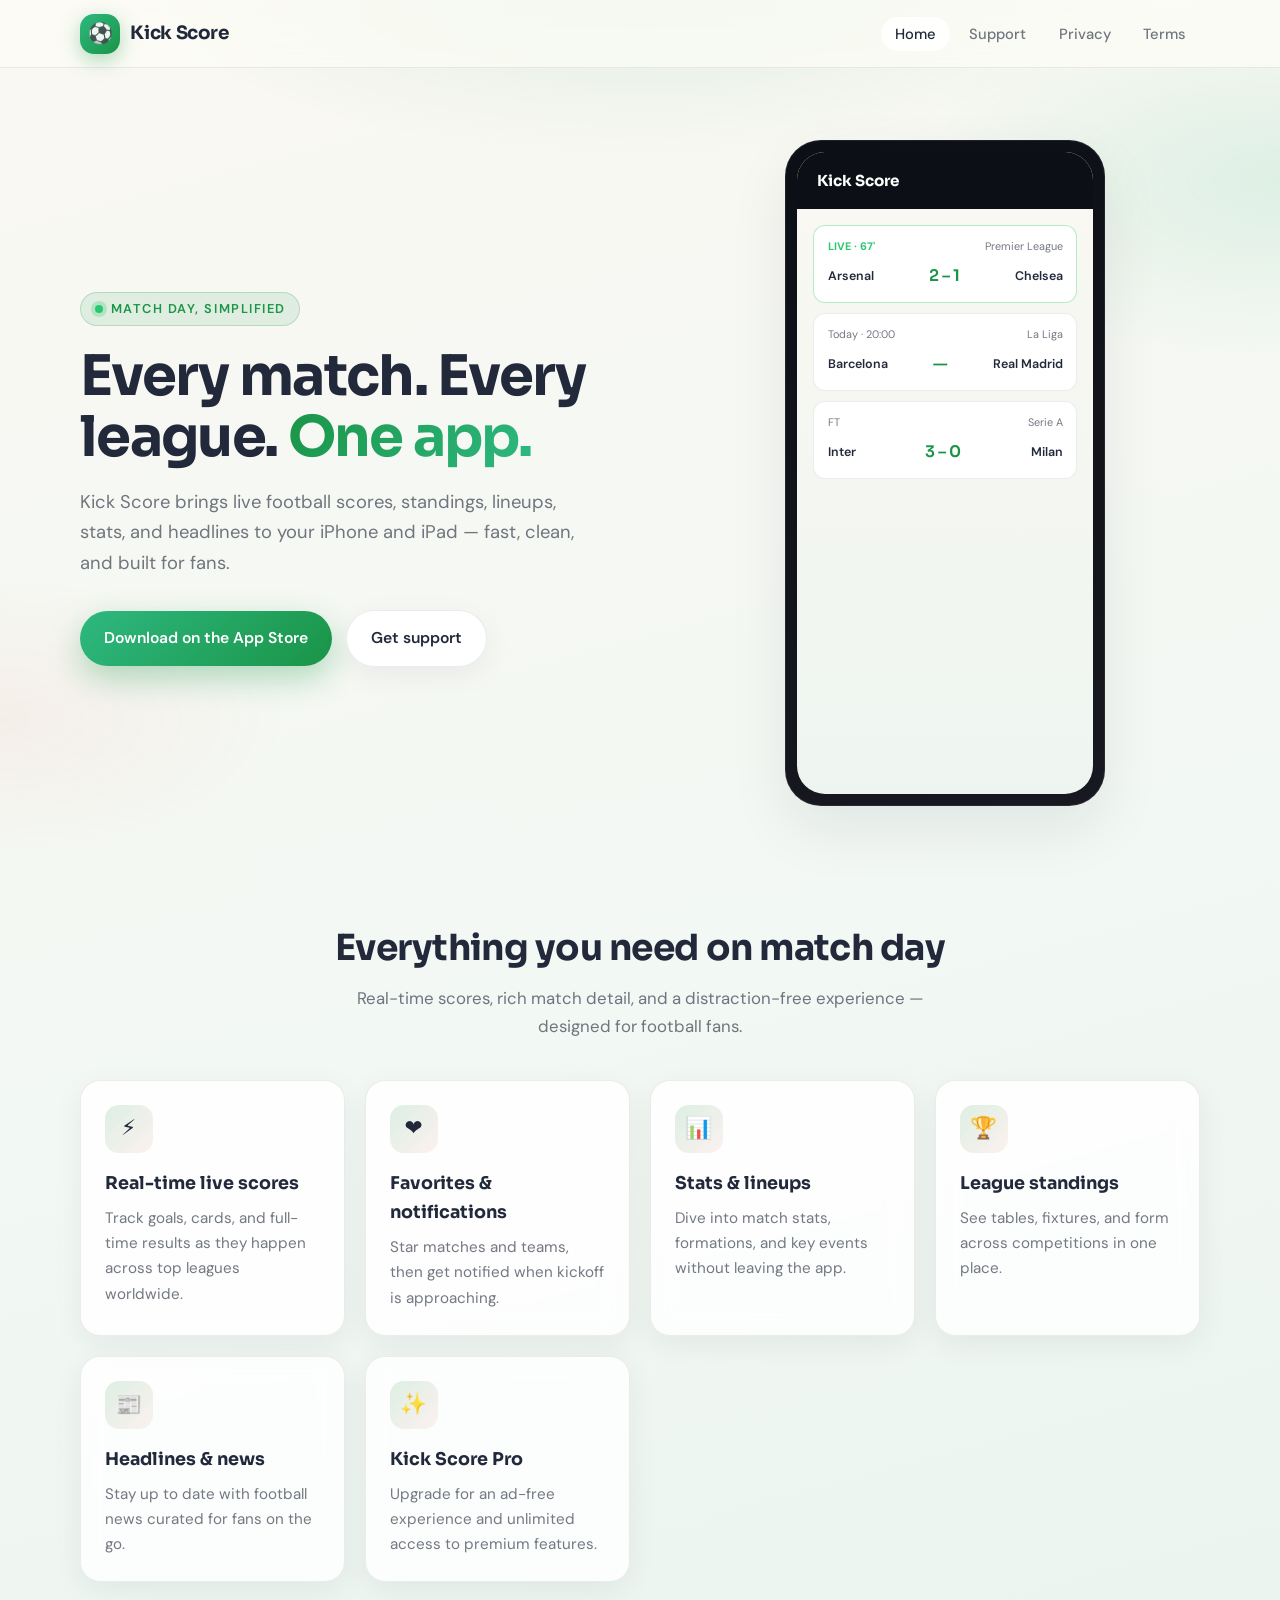
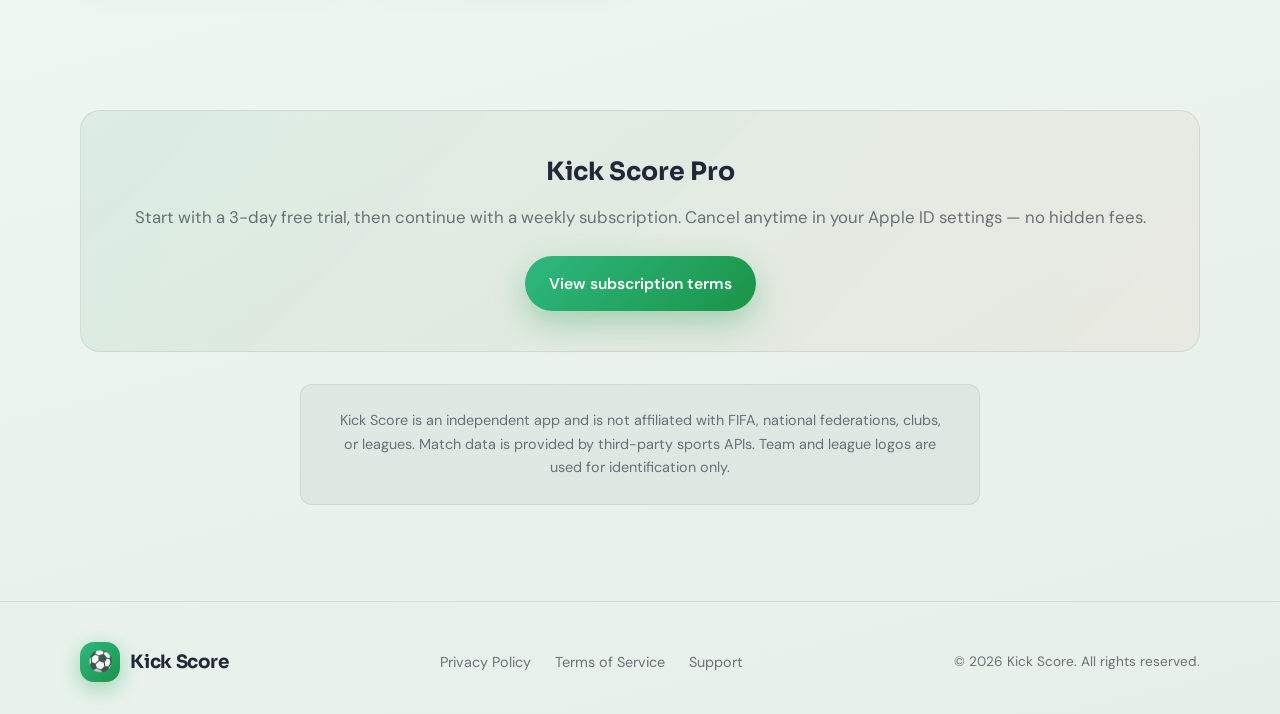
<file: index.html>
<!DOCTYPE html>
<html lang="en">
<head>
  <meta charset="UTF-8">
  <meta name="viewport" content="width=device-width, initial-scale=1">
  <meta name="description" content="Kick Score — Live football scores, league standings, match stats, lineups, and news for iPhone and iPad.">
  <meta name="theme-color" content="#1a9447">
  <title>Kick Score — Live Football Scores</title>
  <link rel="preconnect" href="https://fonts.googleapis.com">
  <link rel="preconnect" href="https://fonts.gstatic.com" crossorigin>
  <link href="https://fonts.googleapis.com/css2?family=DM+Sans:ital,opsz,wght@0,9..40,400;0,9..40,500;0,9..40,600;0,9..40,700;1,9..40,400&family=Sora:wght@600;700&display=swap" rel="stylesheet">
  <link rel="stylesheet" href="css/site.css">
  <link rel="icon" href="data:image/svg+xml,%3Csvg xmlns='http://www.w3.org/2000/svg' viewBox='0 0 32 32'%3E%3Cdefs%3E%3ClinearGradient id='g' x1='0%25' y1='0%25' x2='100%25' y2='100%25'%3E%3Cstop offset='0%25' stop-color='%232eb880'/%3E%3Cstop offset='100%25' stop-color='%231a9447'/%3E%3C/linearGradient%3E%3C/defs%3E%3Crect width='32' height='32' rx='8' fill='url(%23g)'/%3E%3Ccircle cx='16' cy='16' r='8' fill='none' stroke='white' stroke-width='1.5'/%3E%3Cpath stroke='white' stroke-width='1.2' d='M16 8l2 4 4.5.5-3.5 3 1 4.5L16 18l-4 2 1-4.5-3.5-3L14 12z'/%3E%3C/svg%3E">
</head>
<body>
  <header class="site-nav">
    <div class="wrap site-nav__inner">
      <a class="brand" href="index.html">
        <span class="brand__mark" aria-hidden="true">⚽</span>
        Kick Score
      </a>
      <button class="nav-toggle" type="button" aria-label="Open menu" aria-expanded="false" data-nav-toggle>☰</button>
      <ul class="nav-links" data-nav-menu>
        <li><a href="index.html" aria-current="page">Home</a></li>
        <li><a href="support.html">Support</a></li>
        <li><a href="privacy.html">Privacy</a></li>
        <li><a href="terms.html">Terms</a></li>
      </ul>
    </div>
  </header>

  <main>
    <section class="hero">
      <div class="wrap hero__grid">
        <div>
          <p class="hero__eyebrow"><span class="dot" aria-hidden="true"></span> Match day, simplified</p>
          <h1>Every match. Every league. <span>One app.</span></h1>
          <p class="hero__lead">
            Kick Score brings live football scores, standings, lineups, stats, and headlines to your iPhone and iPad — fast, clean, and built for fans.
          </p>
          <div class="hero__cta">
            <a class="btn btn--primary" href="https://apps.apple.com/app/id0000000000" rel="noopener">Download on the App Store</a>
            <a class="btn btn--ghost" href="support.html">Get support</a>
          </div>
        </div>
        <div class="phone-mock" aria-hidden="true">
          <div class="phone-mock__frame">
            <div class="phone-mock__screen">
              <div class="phone-mock__header">Kick Score</div>
              <div class="phone-mock__body">
                <div class="mock-match mock-match--live">
                  <div class="mock-match__meta"><span class="mock-match__live">LIVE · 67'</span><span>Premier League</span></div>
                  <div class="mock-match__teams"><span>Arsenal</span><span class="mock-match__score">2 – 1</span><span>Chelsea</span></div>
                </div>
                <div class="mock-match">
                  <div class="mock-match__meta"><span>Today · 20:00</span><span>La Liga</span></div>
                  <div class="mock-match__teams"><span>Barcelona</span><span class="mock-match__score">—</span><span>Real Madrid</span></div>
                </div>
                <div class="mock-match">
                  <div class="mock-match__meta"><span>FT</span><span>Serie A</span></div>
                  <div class="mock-match__teams"><span>Inter</span><span class="mock-match__score">3 – 0</span><span>Milan</span></div>
                </div>
              </div>
            </div>
          </div>
        </div>
      </div>
    </section>

    <section class="section" id="features">
      <div class="wrap">
        <h2 class="section__title">Everything you need on match day</h2>
        <p class="section__subtitle">Real-time scores, rich match detail, and a distraction-free experience — designed for football fans.</p>
        <div class="features">
          <article class="card">
            <div class="card__icon" aria-hidden="true">⚡</div>
            <h3>Real-time live scores</h3>
            <p>Track goals, cards, and full-time results as they happen across top leagues worldwide.</p>
          </article>
          <article class="card">
            <div class="card__icon" aria-hidden="true">❤️</div>
            <h3>Favorites &amp; notifications</h3>
            <p>Star matches and teams, then get notified when kickoff is approaching.</p>
          </article>
          <article class="card">
            <div class="card__icon" aria-hidden="true">📊</div>
            <h3>Stats &amp; lineups</h3>
            <p>Dive into match stats, formations, and key events without leaving the app.</p>
          </article>
          <article class="card">
            <div class="card__icon" aria-hidden="true">🏆</div>
            <h3>League standings</h3>
            <p>See tables, fixtures, and form across competitions in one place.</p>
          </article>
          <article class="card">
            <div class="card__icon" aria-hidden="true">📰</div>
            <h3>Headlines &amp; news</h3>
            <p>Stay up to date with football news curated for fans on the go.</p>
          </article>
          <article class="card">
            <div class="card__icon" aria-hidden="true">✨</div>
            <h3>Kick Score Pro</h3>
            <p>Upgrade for an ad-free experience and unlimited access to premium features.</p>
          </article>
        </div>
      </div>
    </section>

    <section class="section">
      <div class="wrap">
        <div class="pricing-banner">
          <h2>Kick Score Pro</h2>
          <p>Start with a 3-day free trial, then continue with a weekly subscription. Cancel anytime in your Apple ID settings — no hidden fees.</p>
          <a class="btn btn--primary" href="terms.html#subscriptions">View subscription terms</a>
        </div>
        <p class="disclaimer-banner" style="margin-top: 2rem;">
          Kick Score is an independent app and is not affiliated with FIFA, national federations, clubs, or leagues. Match data is provided by third-party sports APIs. Team and league logos are used for identification only.
        </p>
      </div>
    </section>
  </main>

  <footer class="site-footer">
    <div class="wrap site-footer__inner">
      <a class="brand" href="index.html">
        <span class="brand__mark" aria-hidden="true">⚽</span>
        Kick Score
      </a>
      <ul class="footer-links">
        <li><a href="privacy.html">Privacy Policy</a></li>
        <li><a href="terms.html">Terms of Service</a></li>
        <li><a href="support.html">Support</a></li>
      </ul>
      <small>© <span id="year"></span> Kick Score. All rights reserved.</small>
    </div>
  </footer>

  <script>
    document.getElementById('year').textContent = new Date().getFullYear();
    const toggle = document.querySelector('[data-nav-toggle]');
    const menu = document.querySelector('[data-nav-menu]');
    toggle?.addEventListener('click', () => {
      const open = menu.classList.toggle('is-open');
      toggle.setAttribute('aria-expanded', open);
    });
  </script>
</body>
</html>
</file>
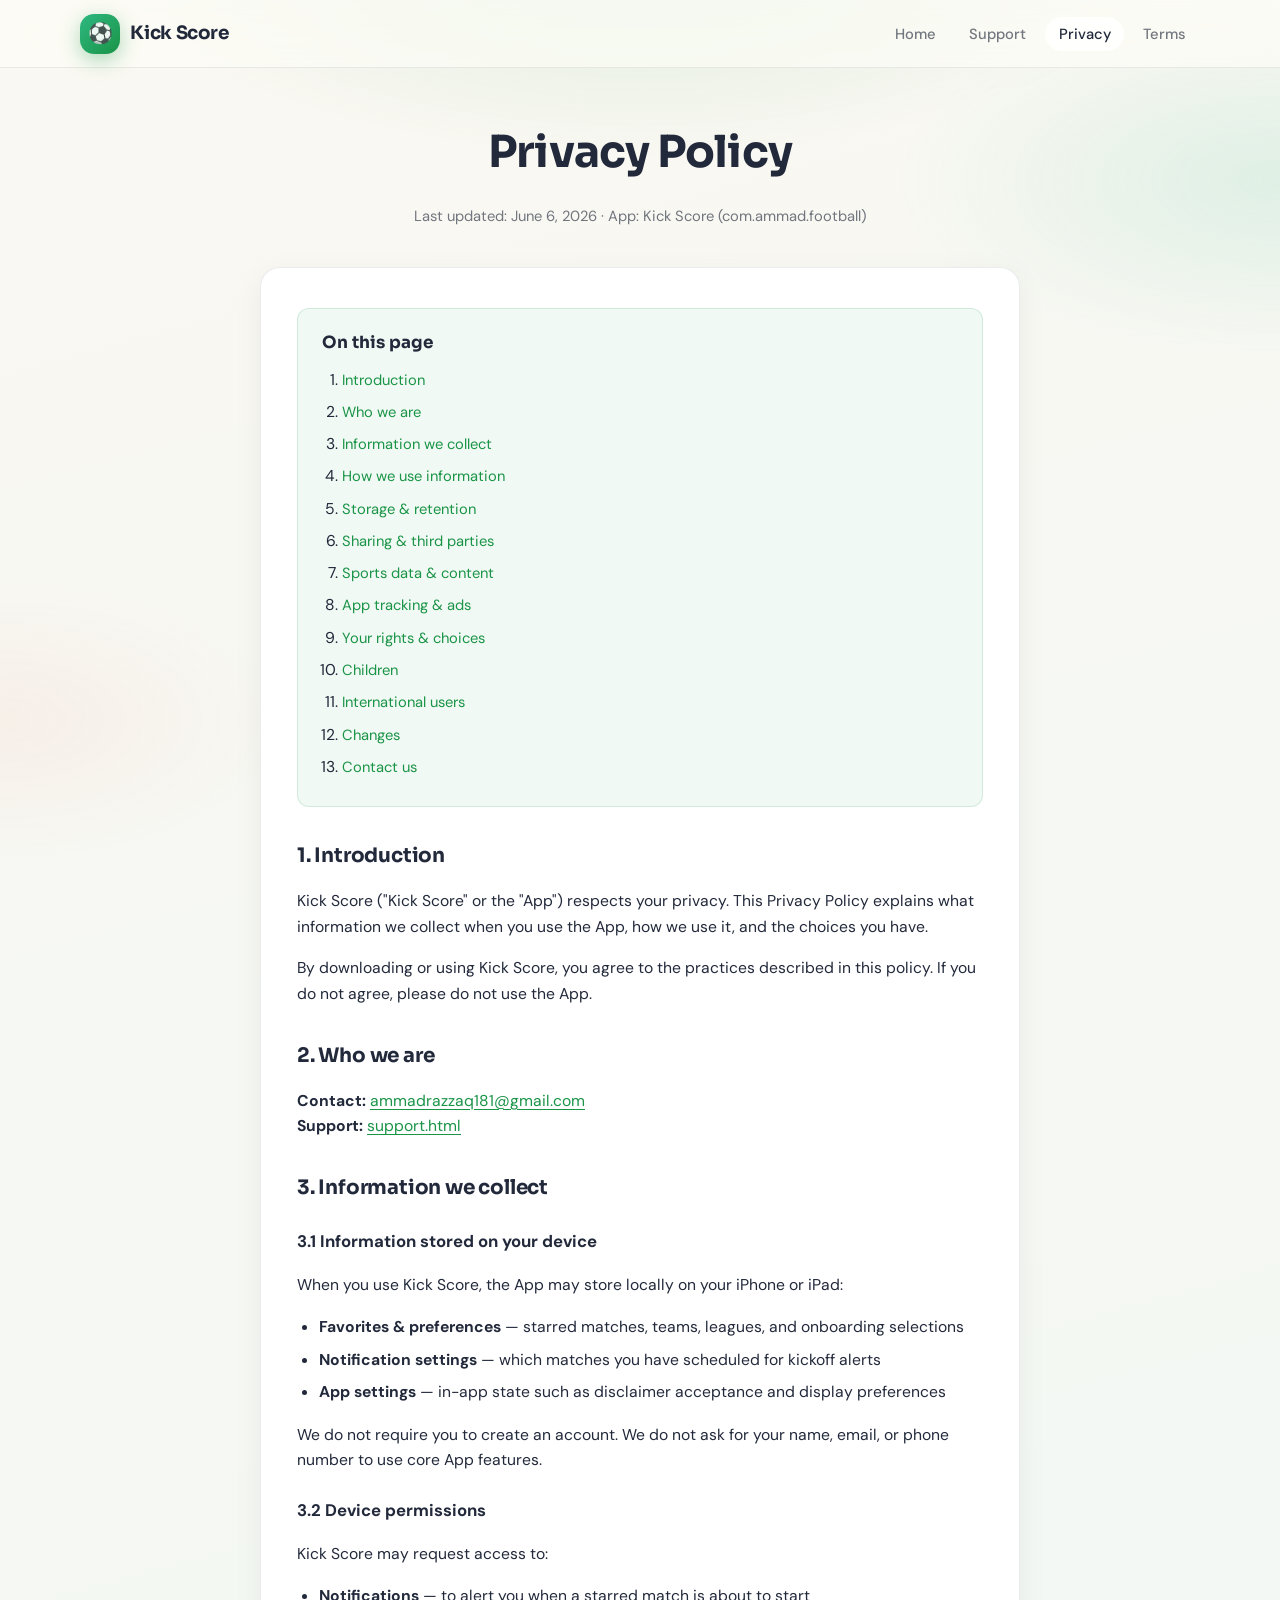
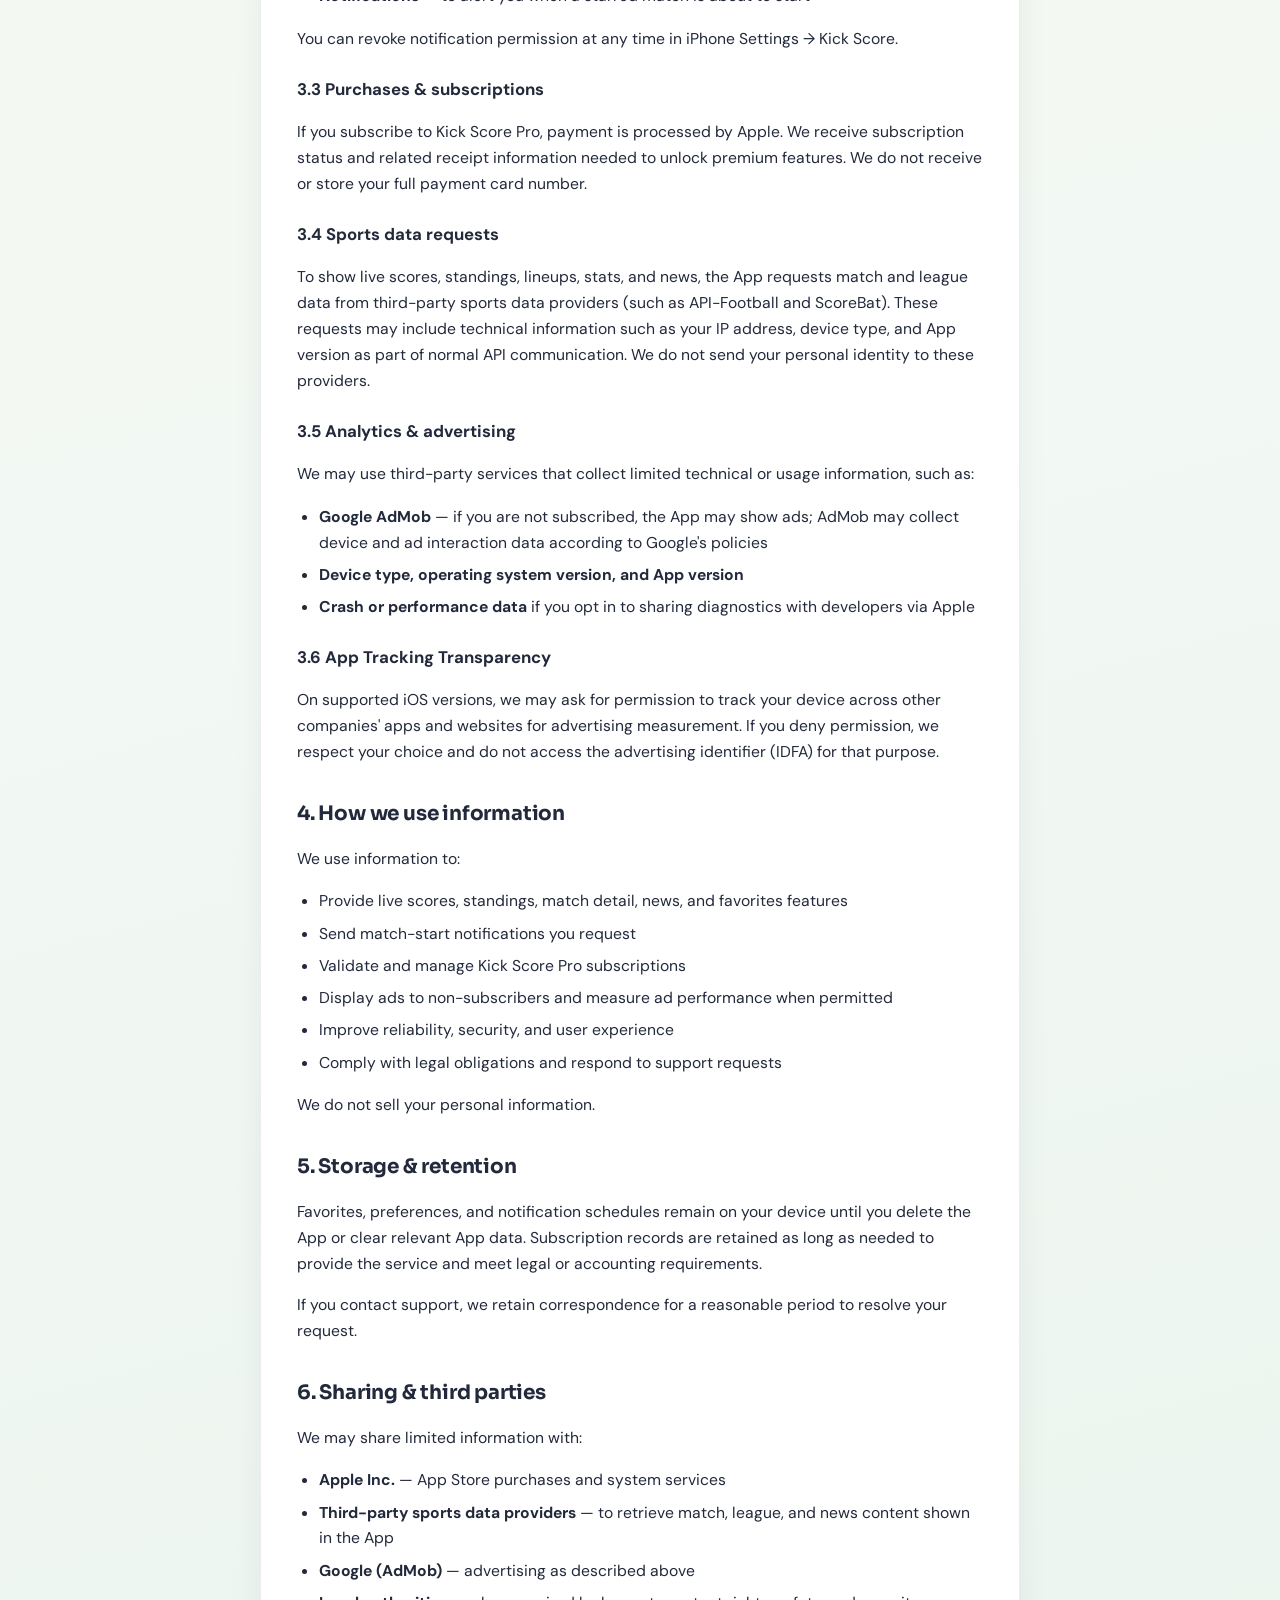
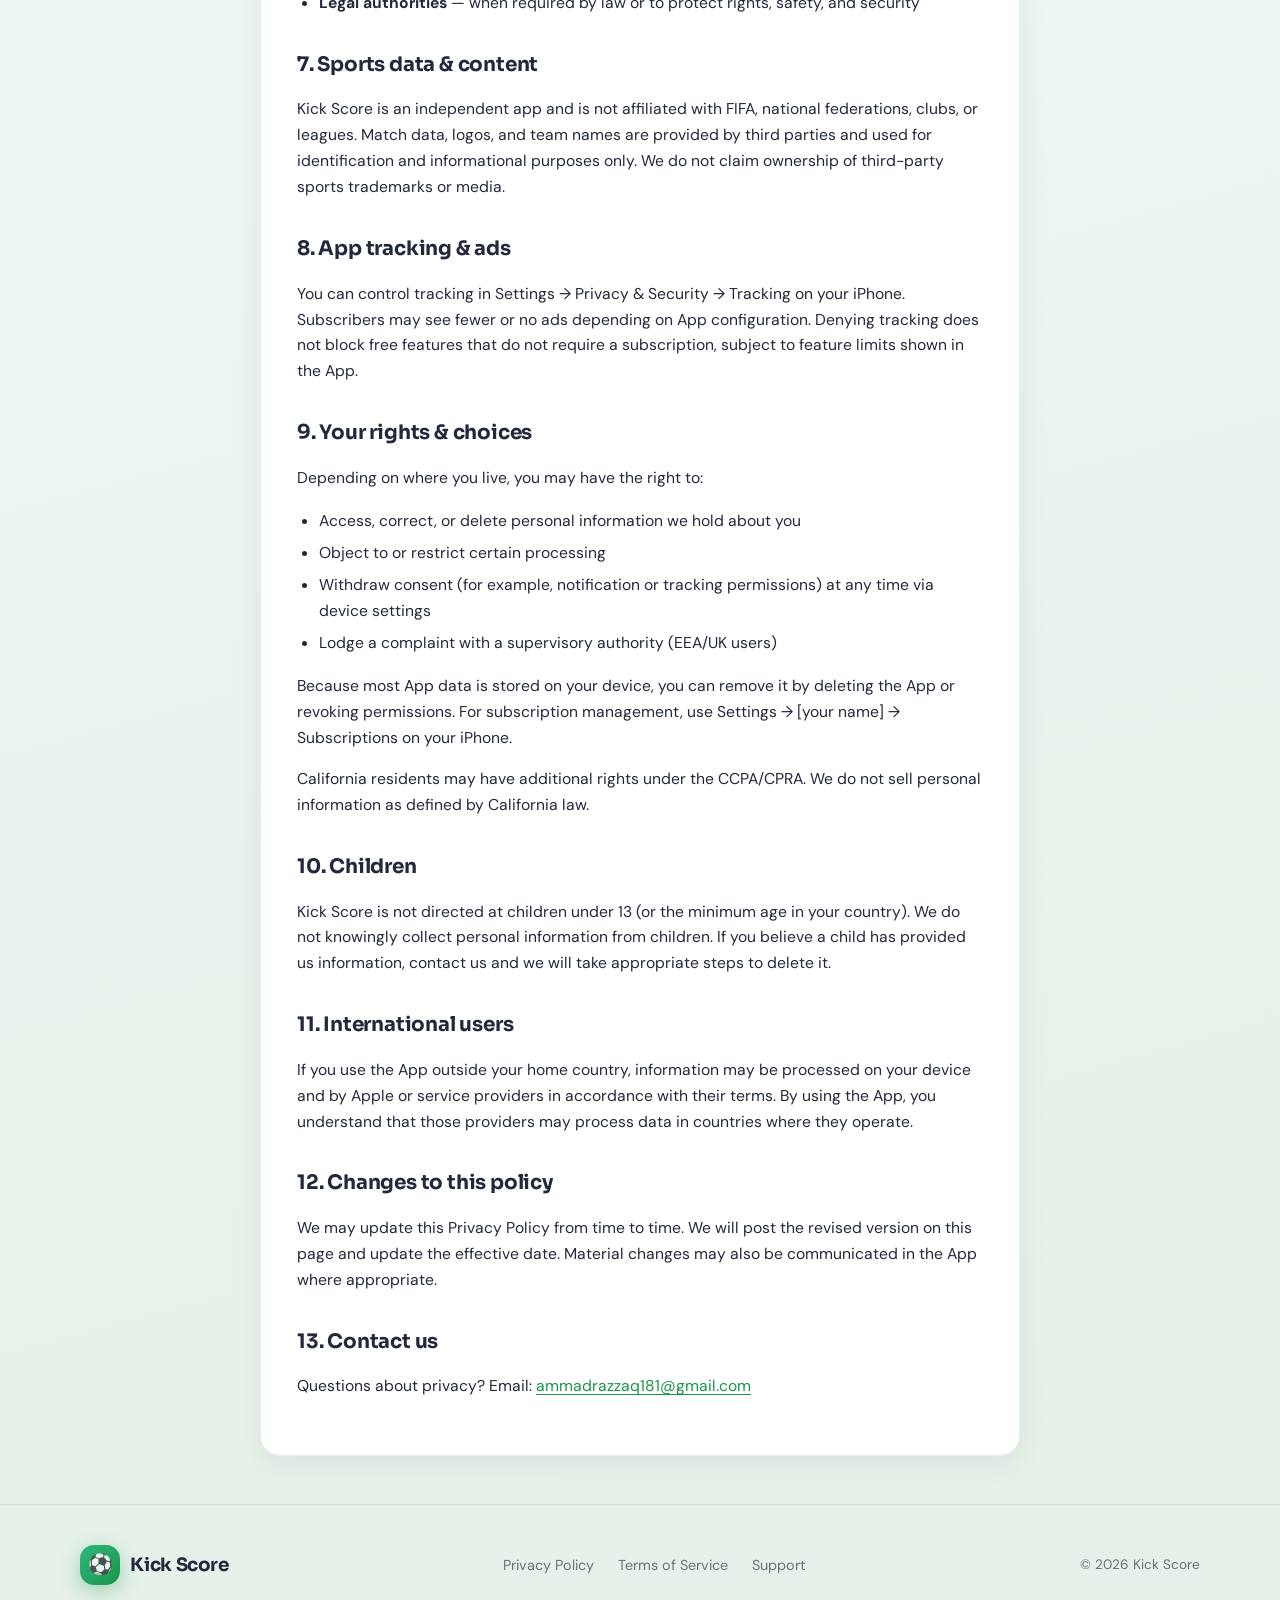
<file: privacy.html>
<!DOCTYPE html>
<html lang="en">
<head>
  <meta charset="UTF-8">
  <meta name="viewport" content="width=device-width, initial-scale=1">
  <meta name="description" content="Privacy Policy for Kick Score — how we collect, use, and protect your information.">
  <meta name="theme-color" content="#1a9447">
  <title>Privacy Policy — Kick Score</title>
  <link rel="preconnect" href="https://fonts.googleapis.com">
  <link rel="preconnect" href="https://fonts.gstatic.com" crossorigin>
  <link href="https://fonts.googleapis.com/css2?family=DM+Sans:ital,opsz,wght@0,9..40,400;0,9..40,500;0,9..40,600;0,9..40,700&family=Sora:wght@600;700&display=swap" rel="stylesheet">
  <link rel="stylesheet" href="css/site.css">
  <link rel="icon" href="data:image/svg+xml,%3Csvg xmlns='http://www.w3.org/2000/svg' viewBox='0 0 32 32'%3E%3Crect width='32' height='32' rx='8' fill='%231a9447'/%3E%3Ccircle cx='16' cy='16' r='8' fill='none' stroke='white' stroke-width='1.5'/%3E%3C/svg%3E">
</head>
<body>
  <header class="site-nav">
    <div class="wrap site-nav__inner">
      <a class="brand" href="index.html">
        <span class="brand__mark" aria-hidden="true">⚽</span>
        Kick Score
      </a>
      <button class="nav-toggle" type="button" aria-label="Open menu" aria-expanded="false" data-nav-toggle>☰</button>
      <ul class="nav-links" data-nav-menu>
        <li><a href="index.html">Home</a></li>
        <li><a href="support.html">Support</a></li>
        <li><a href="privacy.html" aria-current="page">Privacy</a></li>
        <li><a href="terms.html">Terms</a></li>
      </ul>
    </div>
  </header>

  <main>
    <header class="page-header wrap--legal">
      <h1>Privacy Policy</h1>
      <p class="meta">Last updated: June 6, 2026 · App: Kick Score (com.ammad.football)</p>
    </header>

    <article class="legal-card wrap--legal">
      <nav class="toc" aria-label="Table of contents">
        <strong>On this page</strong>
        <ol>
          <li><a href="#introduction">Introduction</a></li>
          <li><a href="#controller">Who we are</a></li>
          <li><a href="#collect">Information we collect</a></li>
          <li><a href="#use">How we use information</a></li>
          <li><a href="#storage">Storage &amp; retention</a></li>
          <li><a href="#sharing">Sharing &amp; third parties</a></li>
          <li><a href="#sports-data">Sports data &amp; content</a></li>
          <li><a href="#tracking">App tracking &amp; ads</a></li>
          <li><a href="#rights">Your rights &amp; choices</a></li>
          <li><a href="#children">Children</a></li>
          <li><a href="#international">International users</a></li>
          <li><a href="#changes">Changes</a></li>
          <li><a href="#contact">Contact us</a></li>
        </ol>
      </nav>

      <h2 id="introduction">1. Introduction</h2>
      <p>
        Kick Score ("Kick Score" or the "App") respects your privacy. This Privacy Policy explains what information we collect when you use the App, how we use it, and the choices you have.
      </p>
      <p>
        By downloading or using Kick Score, you agree to the practices described in this policy. If you do not agree, please do not use the App.
      </p>

      <h2 id="controller">2. Who we are</h2>
      <p>
        <strong>Contact:</strong> <a href="mailto:ammadrazzaq181@gmail.com">ammadrazzaq181@gmail.com</a><br>
        <strong>Support:</strong> <a href="support.html">support.html</a>
      </p>

      <h2 id="collect">3. Information we collect</h2>

      <h3>3.1 Information stored on your device</h3>
      <p>When you use Kick Score, the App may store locally on your iPhone or iPad:</p>
      <ul>
        <li><strong>Favorites &amp; preferences</strong> — starred matches, teams, leagues, and onboarding selections</li>
        <li><strong>Notification settings</strong> — which matches you have scheduled for kickoff alerts</li>
        <li><strong>App settings</strong> — in-app state such as disclaimer acceptance and display preferences</li>
      </ul>
      <p>We do not require you to create an account. We do not ask for your name, email, or phone number to use core App features.</p>

      <h3>3.2 Device permissions</h3>
      <p>Kick Score may request access to:</p>
      <ul>
        <li><strong>Notifications</strong> — to alert you when a starred match is about to start</li>
      </ul>
      <p>You can revoke notification permission at any time in iPhone Settings → Kick Score.</p>

      <h3>3.3 Purchases &amp; subscriptions</h3>
      <p>
        If you subscribe to Kick Score Pro, payment is processed by Apple. We receive subscription status and related receipt information needed to unlock premium features. We do not receive or store your full payment card number.
      </p>

      <h3>3.4 Sports data requests</h3>
      <p>
        To show live scores, standings, lineups, stats, and news, the App requests match and league data from third-party sports data providers (such as API-Football and ScoreBat). These requests may include technical information such as your IP address, device type, and App version as part of normal API communication. We do not send your personal identity to these providers.
      </p>

      <h3>3.5 Analytics &amp; advertising</h3>
      <p>We may use third-party services that collect limited technical or usage information, such as:</p>
      <ul>
        <li><strong>Google AdMob</strong> — if you are not subscribed, the App may show ads; AdMob may collect device and ad interaction data according to Google's policies</li>
        <li><strong>Device type, operating system version, and App version</strong></li>
        <li><strong>Crash or performance data</strong> if you opt in to sharing diagnostics with developers via Apple</li>
      </ul>

      <h3>3.6 App Tracking Transparency</h3>
      <p>
        On supported iOS versions, we may ask for permission to track your device across other companies' apps and websites for advertising measurement. If you deny permission, we respect your choice and do not access the advertising identifier (IDFA) for that purpose.
      </p>

      <h2 id="use">4. How we use information</h2>
      <p>We use information to:</p>
      <ul>
        <li>Provide live scores, standings, match detail, news, and favorites features</li>
        <li>Send match-start notifications you request</li>
        <li>Validate and manage Kick Score Pro subscriptions</li>
        <li>Display ads to non-subscribers and measure ad performance when permitted</li>
        <li>Improve reliability, security, and user experience</li>
        <li>Comply with legal obligations and respond to support requests</li>
      </ul>
      <p>We do not sell your personal information.</p>

      <h2 id="storage">5. Storage &amp; retention</h2>
      <p>
        Favorites, preferences, and notification schedules remain on your device until you delete the App or clear relevant App data. Subscription records are retained as long as needed to provide the service and meet legal or accounting requirements.
      </p>
      <p>If you contact support, we retain correspondence for a reasonable period to resolve your request.</p>

      <h2 id="sharing">6. Sharing &amp; third parties</h2>
      <p>We may share limited information with:</p>
      <ul>
        <li><strong>Apple Inc.</strong> — App Store purchases and system services</li>
        <li><strong>Third-party sports data providers</strong> — to retrieve match, league, and news content shown in the App</li>
        <li><strong>Google (AdMob)</strong> — advertising as described above</li>
        <li><strong>Legal authorities</strong> — when required by law or to protect rights, safety, and security</li>
      </ul>

      <h2 id="sports-data">7. Sports data &amp; content</h2>
      <p>
        Kick Score is an independent app and is not affiliated with FIFA, national federations, clubs, or leagues. Match data, logos, and team names are provided by third parties and used for identification and informational purposes only. We do not claim ownership of third-party sports trademarks or media.
      </p>

      <h2 id="tracking">8. App tracking &amp; ads</h2>
      <p>
        You can control tracking in Settings → Privacy &amp; Security → Tracking on your iPhone. Subscribers may see fewer or no ads depending on App configuration. Denying tracking does not block free features that do not require a subscription, subject to feature limits shown in the App.
      </p>

      <h2 id="rights">9. Your rights &amp; choices</h2>
      <p>Depending on where you live, you may have the right to:</p>
      <ul>
        <li>Access, correct, or delete personal information we hold about you</li>
        <li>Object to or restrict certain processing</li>
        <li>Withdraw consent (for example, notification or tracking permissions) at any time via device settings</li>
        <li>Lodge a complaint with a supervisory authority (EEA/UK users)</li>
      </ul>
      <p>
        Because most App data is stored on your device, you can remove it by deleting the App or revoking permissions. For subscription management, use Settings → [your name] → Subscriptions on your iPhone.
      </p>
      <p>California residents may have additional rights under the CCPA/CPRA. We do not sell personal information as defined by California law.</p>

      <h2 id="children">10. Children</h2>
      <p>
        Kick Score is not directed at children under 13 (or the minimum age in your country). We do not knowingly collect personal information from children. If you believe a child has provided us information, contact us and we will take appropriate steps to delete it.
      </p>

      <h2 id="international">11. International users</h2>
      <p>
        If you use the App outside your home country, information may be processed on your device and by Apple or service providers in accordance with their terms. By using the App, you understand that those providers may process data in countries where they operate.
      </p>

      <h2 id="changes">12. Changes to this policy</h2>
      <p>
        We may update this Privacy Policy from time to time. We will post the revised version on this page and update the effective date. Material changes may also be communicated in the App where appropriate.
      </p>

      <h2 id="contact">13. Contact us</h2>
      <p>Questions about privacy? Email: <a href="mailto:ammadrazzaq181@gmail.com">ammadrazzaq181@gmail.com</a></p>
    </article>
  </main>

  <footer class="site-footer">
    <div class="wrap site-footer__inner">
      <a class="brand" href="index.html">
        <span class="brand__mark" aria-hidden="true">⚽</span>
        Kick Score
      </a>
      <ul class="footer-links">
        <li><a href="privacy.html">Privacy Policy</a></li>
        <li><a href="terms.html">Terms of Service</a></li>
        <li><a href="support.html">Support</a></li>
      </ul>
      <small>© <span id="year"></span> Kick Score</small>
    </div>
  </footer>

  <script>
    document.getElementById('year').textContent = new Date().getFullYear();
    const toggle = document.querySelector('[data-nav-toggle]');
    const menu = document.querySelector('[data-nav-menu]');
    toggle?.addEventListener('click', () => {
      const open = menu.classList.toggle('is-open');
      toggle.setAttribute('aria-expanded', open);
    });
  </script>
</body>
</html>
</file>
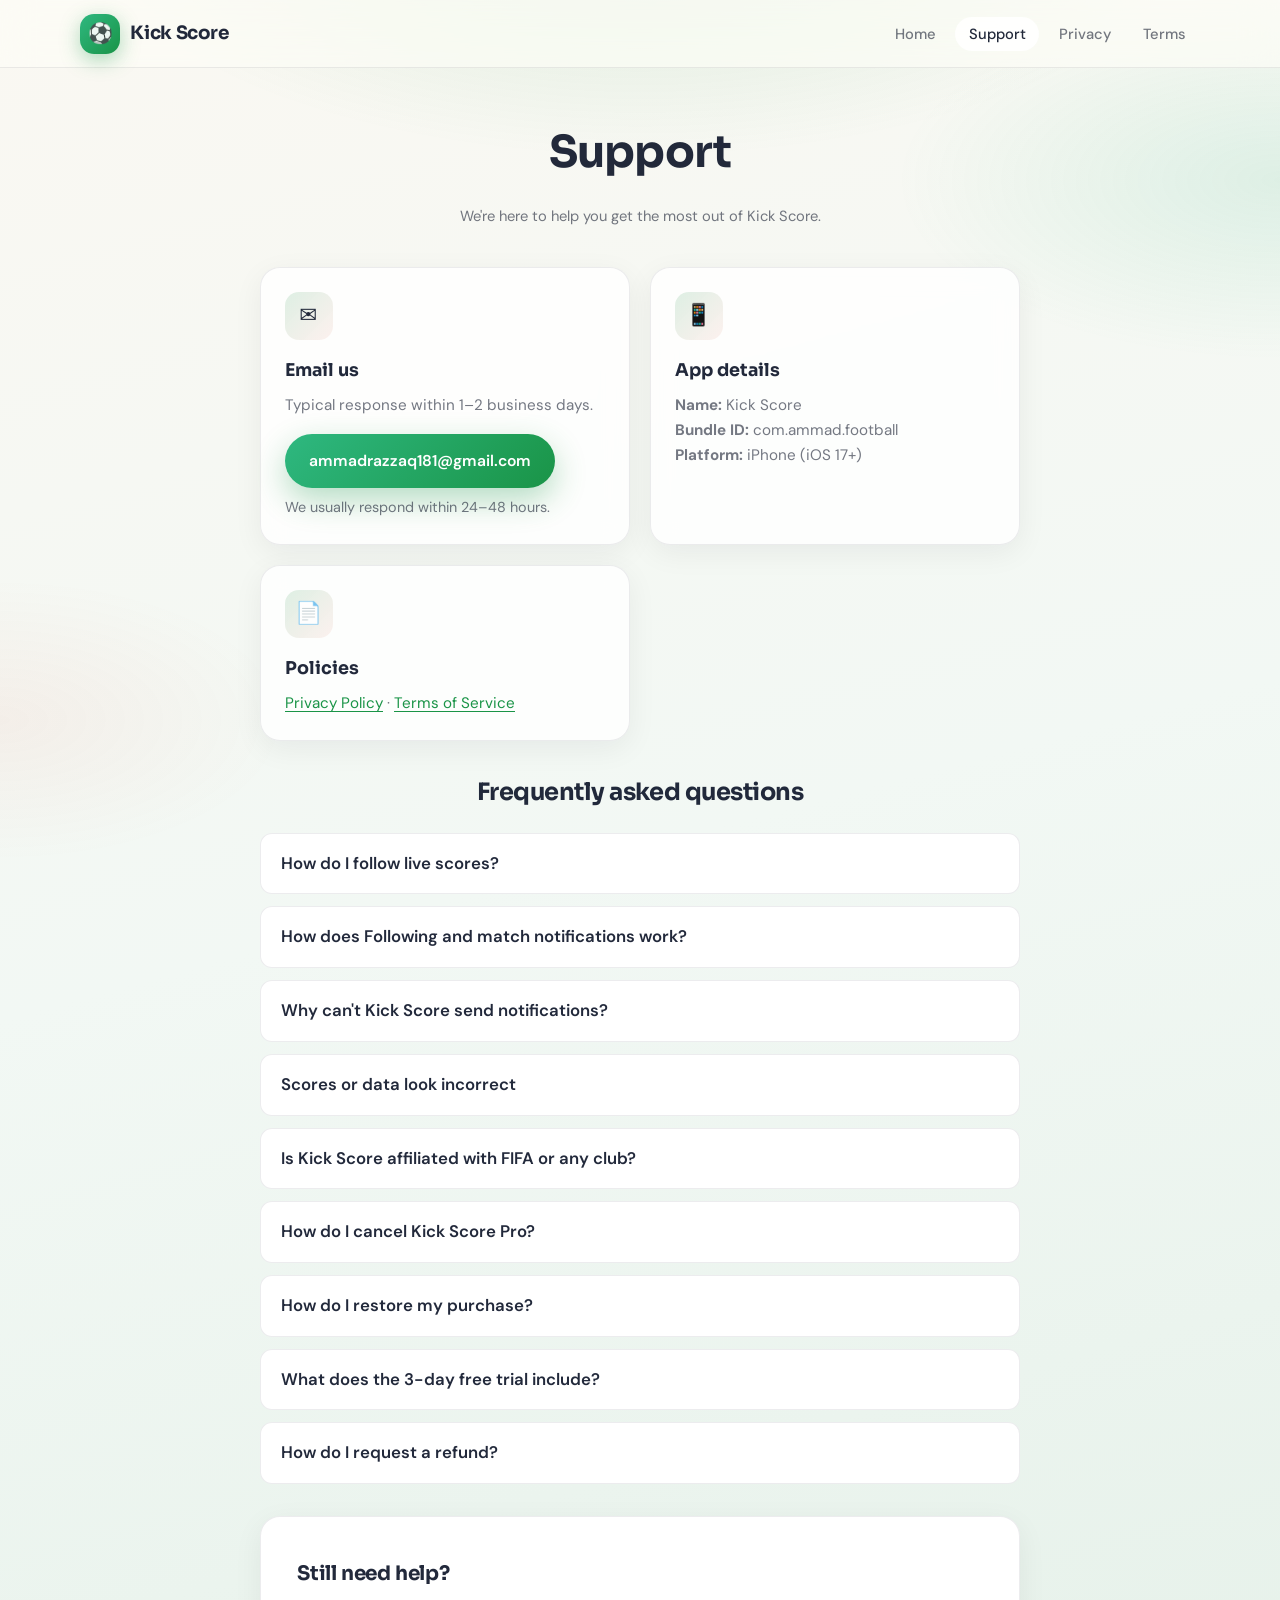
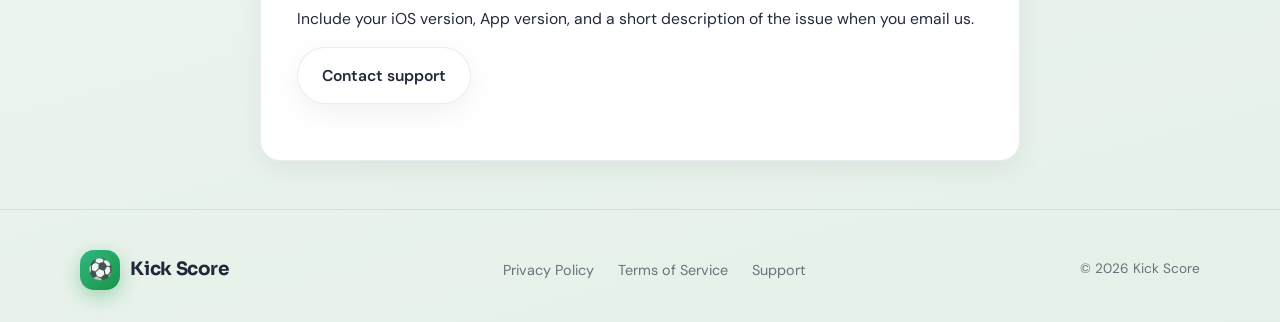
<file: support.html>
<!DOCTYPE html>
<html lang="en">
<head>
  <meta charset="UTF-8">
  <meta name="viewport" content="width=device-width, initial-scale=1">
  <meta name="description" content="Kick Score support — help with subscriptions, notifications, live scores, and app questions.">
  <meta name="theme-color" content="#1a9447">
  <title>Support — Kick Score</title>
  <link rel="preconnect" href="https://fonts.googleapis.com">
  <link rel="preconnect" href="https://fonts.gstatic.com" crossorigin>
  <link href="https://fonts.googleapis.com/css2?family=DM+Sans:ital,opsz,wght@0,9..40,400;0,9..40,500;0,9..40,600;0,9..40,700&family=Sora:wght@600;700&display=swap" rel="stylesheet">
  <link rel="stylesheet" href="css/site.css">
  <link rel="icon" href="data:image/svg+xml,%3Csvg xmlns='http://www.w3.org/2000/svg' viewBox='0 0 32 32'%3E%3Crect width='32' height='32' rx='8' fill='%231a9447'/%3E%3Ccircle cx='16' cy='16' r='8' fill='none' stroke='white' stroke-width='1.5'/%3E%3C/svg%3E">
</head>
<body>
  <header class="site-nav">
    <div class="wrap site-nav__inner">
      <a class="brand" href="index.html">
        <span class="brand__mark" aria-hidden="true">⚽</span>
        Kick Score
      </a>
      <button class="nav-toggle" type="button" aria-label="Open menu" aria-expanded="false" data-nav-toggle>☰</button>
      <ul class="nav-links" data-nav-menu>
        <li><a href="index.html">Home</a></li>
        <li><a href="support.html" aria-current="page">Support</a></li>
        <li><a href="privacy.html">Privacy</a></li>
        <li><a href="terms.html">Terms</a></li>
      </ul>
    </div>
  </header>

  <main>
    <header class="page-header wrap--legal">
      <h1>Support</h1>
      <p class="meta">We're here to help you get the most out of Kick Score.</p>
    </header>

    <div class="wrap--legal" style="margin-bottom: 2.5rem;">
      <div class="support-grid">
        <div class="card">
          <div class="card__icon" aria-hidden="true">✉️</div>
          <h3>Email us</h3>
          <p>Typical response within 1–2 business days.</p>
          <p style="margin-top: 1rem;"><a class="btn btn--primary" href="mailto:ammadrazzaq181@gmail.com?subject=Kick%20Score%20Support">ammadrazzaq181@gmail.com</a></p>
          <p style="margin-top: 0.5rem; font-size: 0.9rem; color: var(--text-muted);">We usually respond within 24–48 hours.</p>
        </div>
        <div class="card">
          <div class="card__icon" aria-hidden="true">📱</div>
          <h3>App details</h3>
          <p>
            <strong>Name:</strong> Kick Score<br>
            <strong>Bundle ID:</strong> com.ammad.football<br>
            <strong>Platform:</strong> iPhone (iOS 17+)
          </p>
        </div>
        <div class="card">
          <div class="card__icon" aria-hidden="true">📄</div>
          <h3>Policies</h3>
          <p>
            <a href="privacy.html">Privacy Policy</a> ·
            <a href="terms.html">Terms of Service</a>
          </p>
        </div>
      </div>

      <h2 class="section__title" style="font-size: 1.5rem; margin-top: 2rem;">Frequently asked questions</h2>
      <div class="faq" style="margin-top: 1.25rem;">
        <details>
          <summary>How do I follow live scores?</summary>
          <p>Open Kick Score and browse today's fixtures from the home screen. Tap any match for lineups, stats, and events. Pull down to refresh for the latest scores.</p>
        </details>
        <details>
          <summary>How does Following and match notifications work?</summary>
          <p>Follow a match from the home screen to save it to Following. When prompted, allow notifications so Kick Score can alert you before kickoff. You can manage this anytime in Settings → Notifications → Kick Score.</p>
        </details>
        <details>
          <summary>Why can't Kick Score send notifications?</summary>
          <p>Go to Settings → Notifications → Kick Score and enable Allow Notifications. Also confirm you have starred at least one upcoming match inside the app.</p>
        </details>
        <details>
          <summary>Scores or data look incorrect</summary>
          <p>Match data is supplied by third-party sports data providers and may occasionally be delayed or corrected after official confirmation. Pull to refresh in the app to fetch the latest update.</p>
        </details>
        <details>
          <summary>Is Kick Score affiliated with FIFA or any club?</summary>
          <p>No. Kick Score is an independent fan app. We are not affiliated with FIFA, national federations, clubs, or leagues. Logos and names are used for identification purposes only.</p>
        </details>
        <details>
          <summary>How do I cancel Kick Score Pro?</summary>
          <p>Subscriptions are managed by Apple. On your iPhone: Settings → [your name] → Subscriptions → Kick Score → Cancel Subscription. Cancel at least 24 hours before renewal to avoid the next charge.</p>
        </details>
        <details>
          <summary>How do I restore my purchase?</summary>
          <p>On the subscription screen in the App or in Settings, tap Restore. Make sure you are signed in with the same Apple ID used for the original purchase.</p>
        </details>
        <details>
          <summary>What does the 3-day free trial include?</summary>
          <p>Eligible new subscribers receive Kick Score Pro access for three days. If you do not cancel before the trial ends, Apple automatically bills the weekly subscription shown on the paywall.</p>
        </details>
        <details>
          <summary>How do I request a refund?</summary>
          <p>Refunds are processed by Apple. Visit <a href="https://reportaproblem.apple.com" rel="noopener">reportaproblem.apple.com</a> and sign in with your Apple ID.</p>
        </details>
      </div>

      <div class="legal-card" style="margin-top: 2rem;">
        <h2 id="still-need-help">Still need help?</h2>
        <p>Include your iOS version, App version, and a short description of the issue when you email us.</p>
        <p><a class="btn btn--ghost" href="mailto:ammadrazzaq181@gmail.com?subject=Kick%20Score%20Support%20Request">Contact support</a></p>
      </div>
    </div>
  </main>

  <footer class="site-footer">
    <div class="wrap site-footer__inner">
      <a class="brand" href="index.html">
        <span class="brand__mark" aria-hidden="true">⚽</span>
        Kick Score
      </a>
      <ul class="footer-links">
        <li><a href="privacy.html">Privacy Policy</a></li>
        <li><a href="terms.html">Terms of Service</a></li>
        <li><a href="support.html">Support</a></li>
      </ul>
      <small>© <span id="year"></span> Kick Score</small>
    </div>
  </footer>

  <script>
    document.getElementById('year').textContent = new Date().getFullYear();
    const toggle = document.querySelector('[data-nav-toggle]');
    const menu = document.querySelector('[data-nav-menu]');
    toggle?.addEventListener('click', () => {
      const open = menu.classList.toggle('is-open');
      toggle.setAttribute('aria-expanded', open);
    });
  </script>
</body>
</html>
</file>
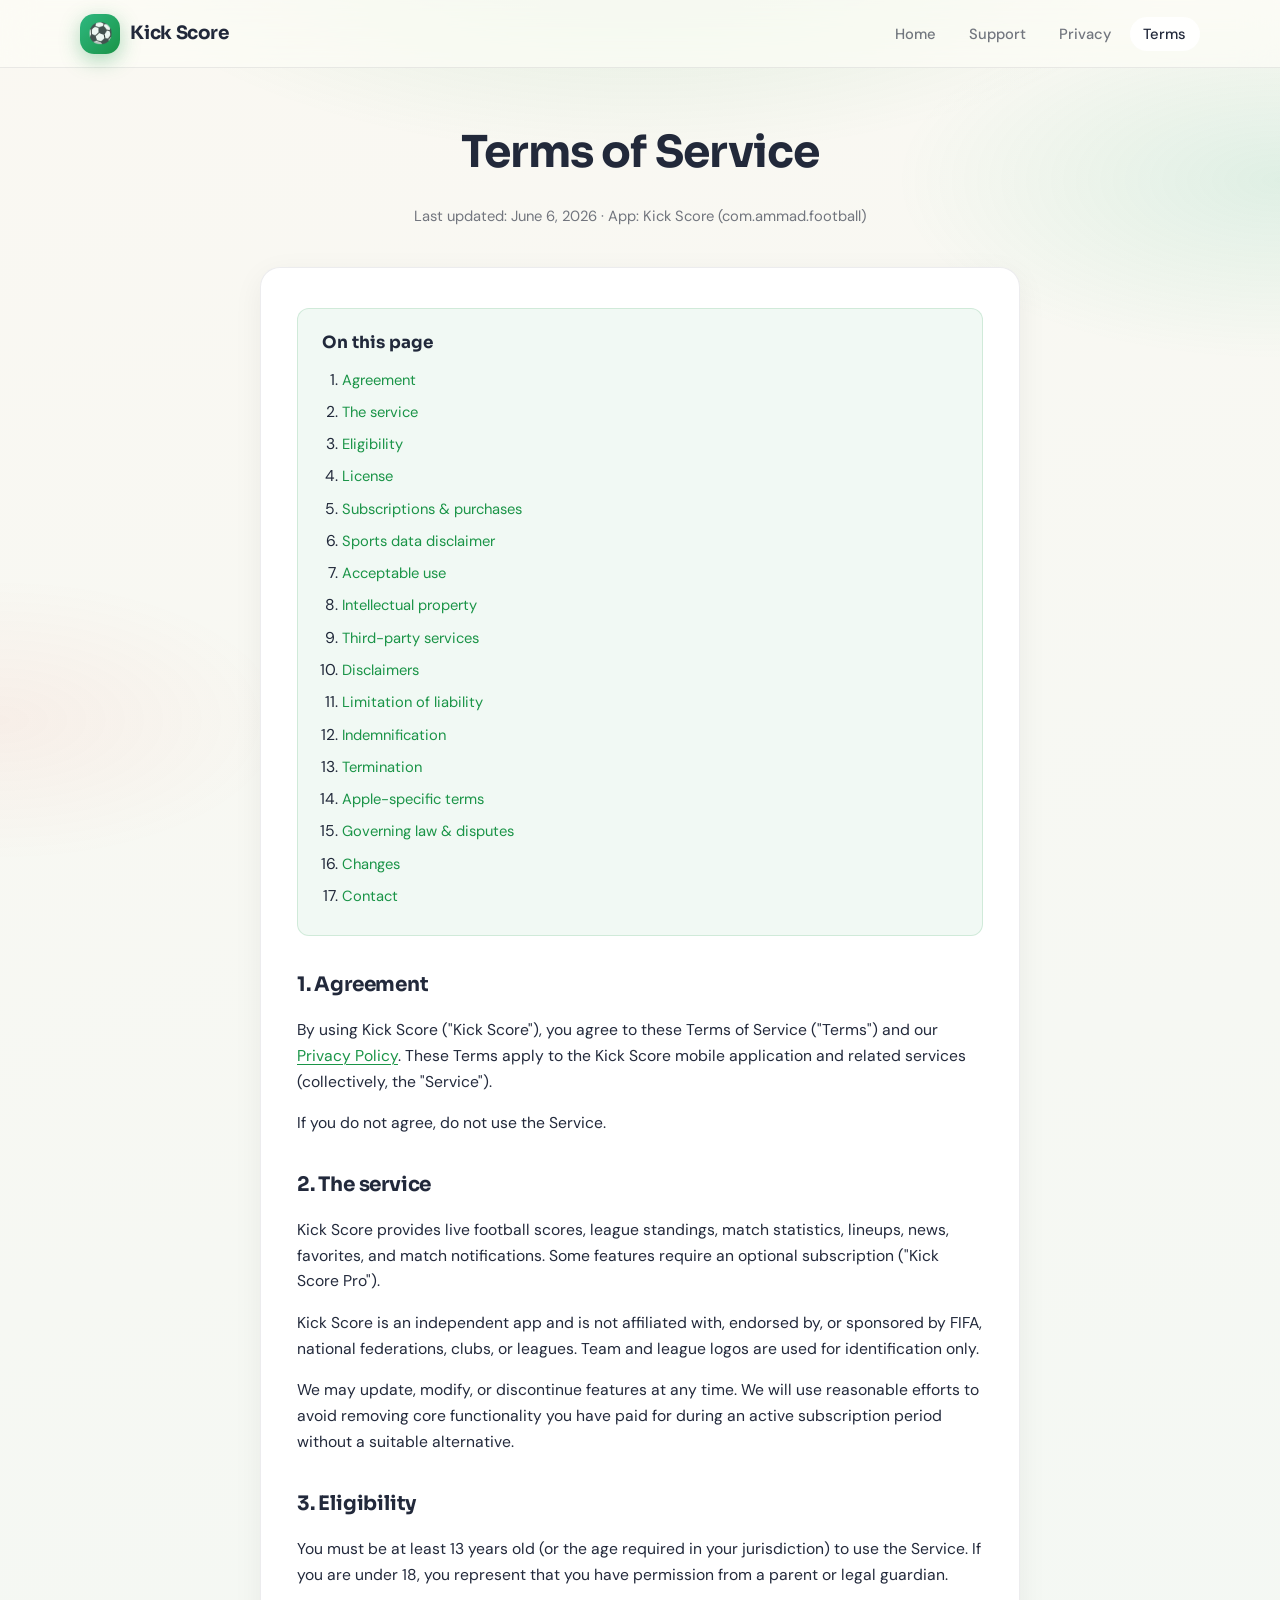
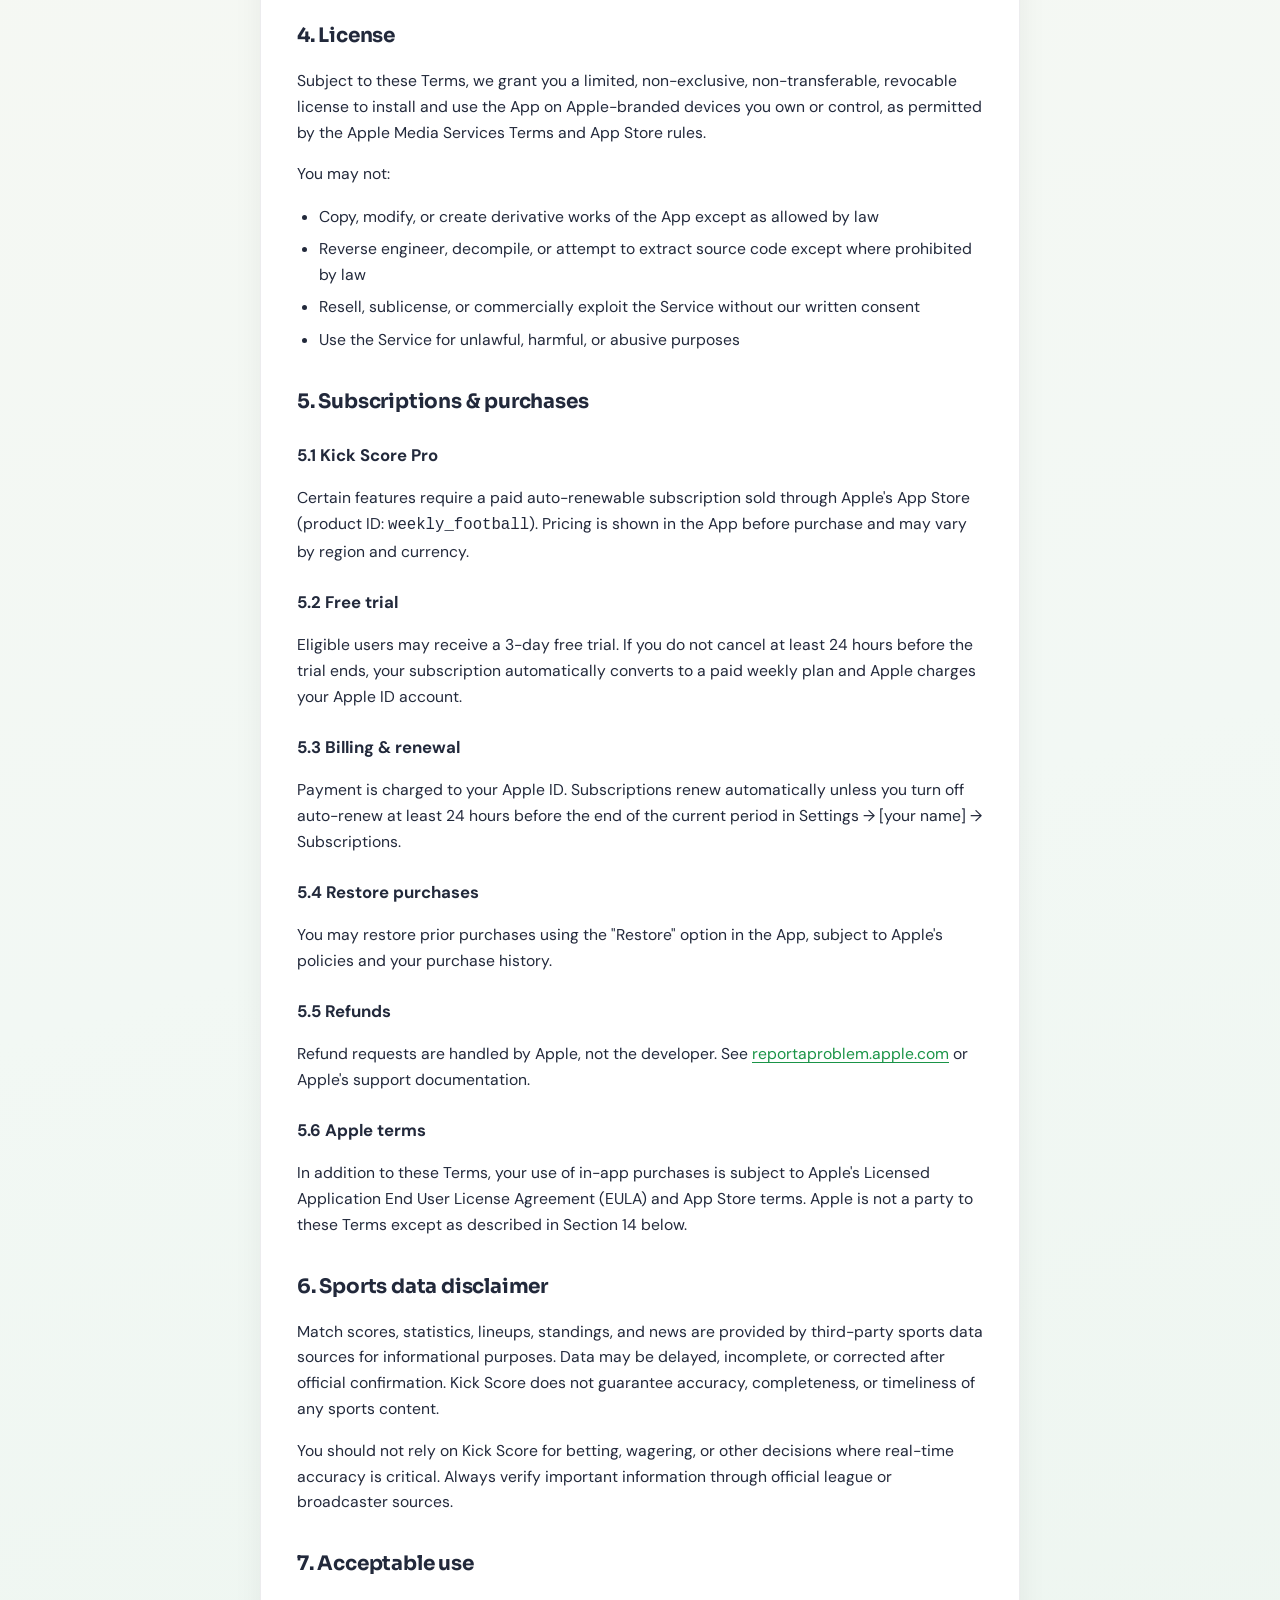
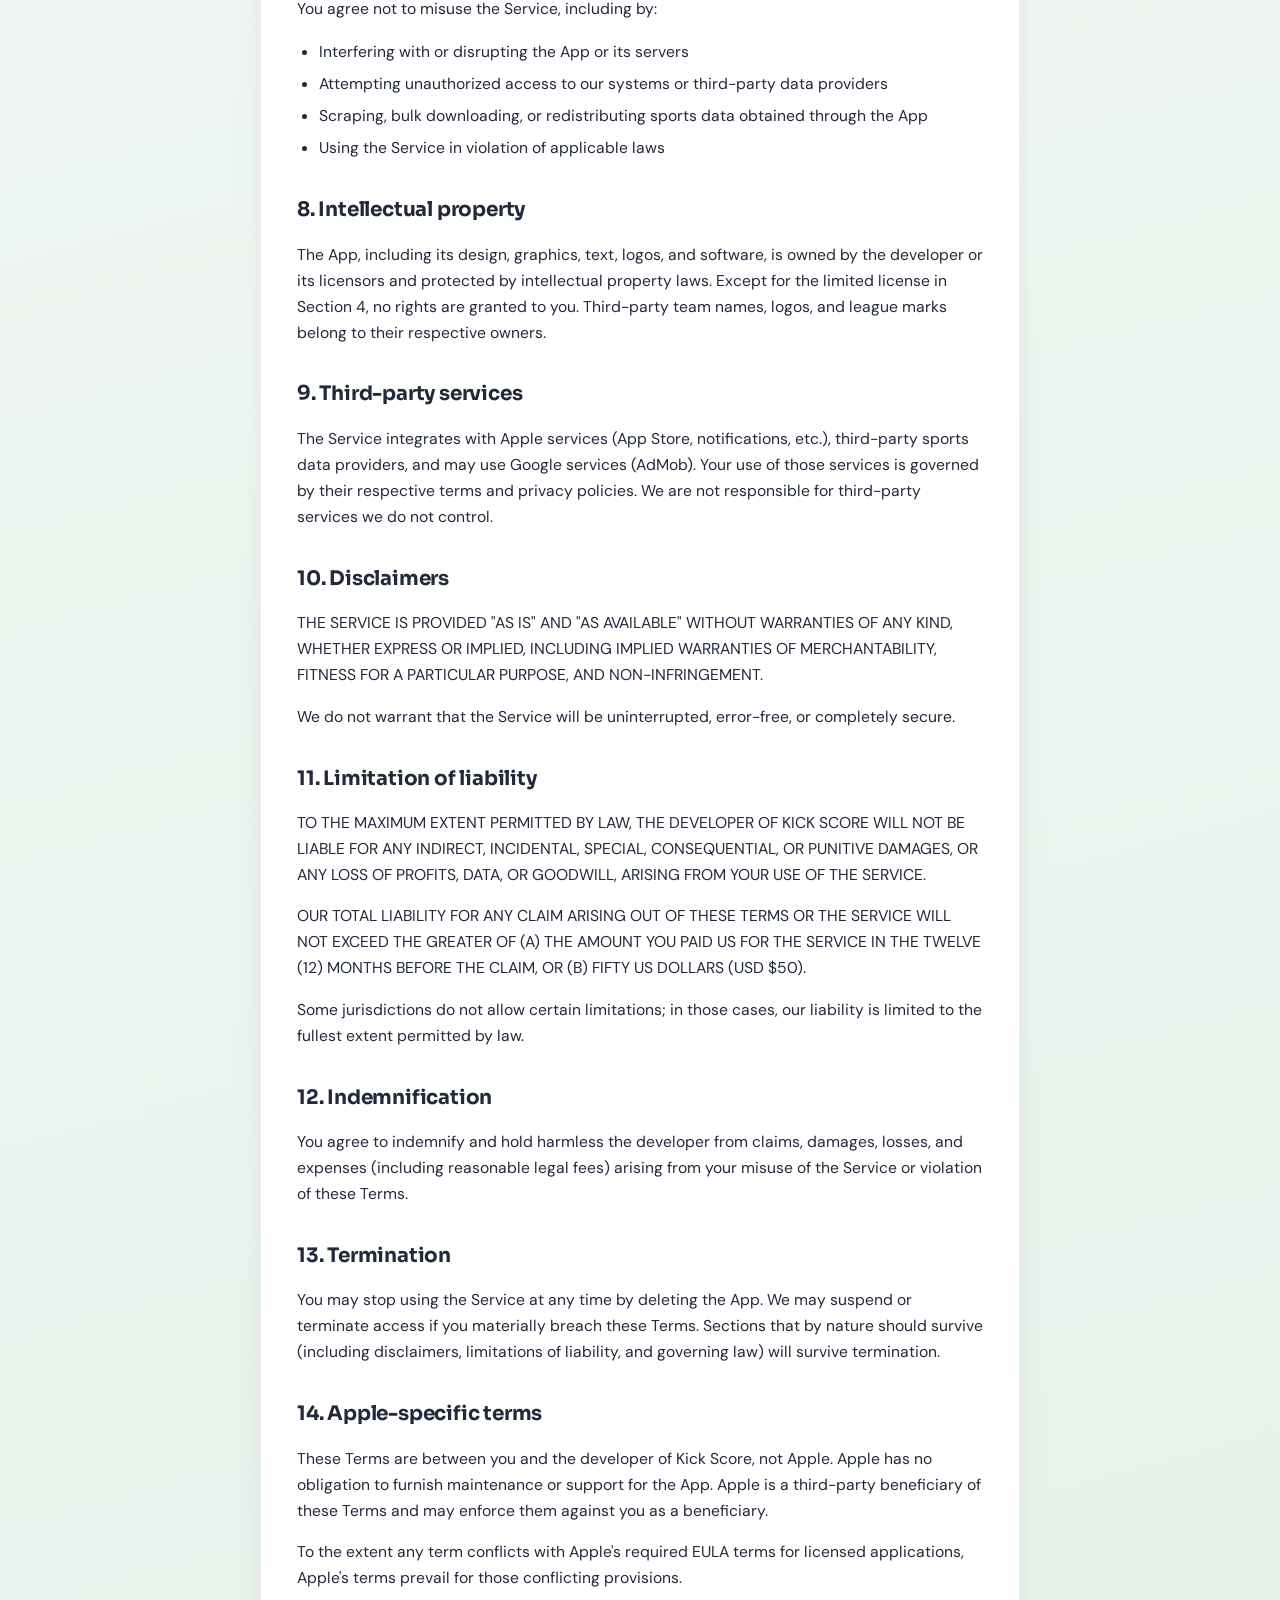
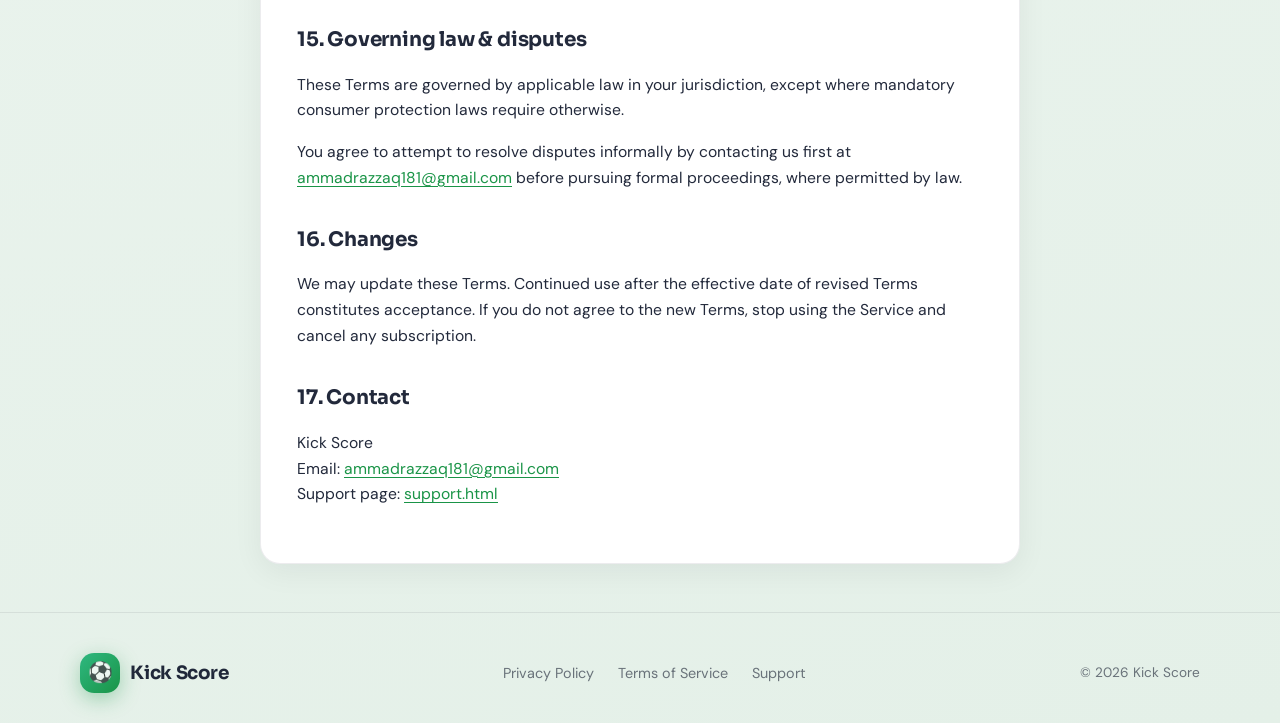
<file: term.html>
<!DOCTYPE html>
<html lang="en">
<head>
  <meta charset="UTF-8">
  <meta name="viewport" content="width=device-width, initial-scale=1">
  <meta name="description" content="Terms of Service for Kick Score — live football scores app for iPhone and iPad.">
  <meta name="theme-color" content="#1a9447">
  <title>Terms of Service — Kick Score</title>
  <link rel="preconnect" href="https://fonts.googleapis.com">
  <link rel="preconnect" href="https://fonts.gstatic.com" crossorigin>
  <link href="https://fonts.googleapis.com/css2?family=DM+Sans:ital,opsz,wght@0,9..40,400;0,9..40,500;0,9..40,600;0,9..40,700&family=Sora:wght@600;700&display=swap" rel="stylesheet">
  <link rel="stylesheet" href="css/site.css">
  <link rel="icon" href="data:image/svg+xml,%3Csvg xmlns='http://www.w3.org/2000/svg' viewBox='0 0 32 32'%3E%3Crect width='32' height='32' rx='8' fill='%231a9447'/%3E%3Ccircle cx='16' cy='16' r='8' fill='none' stroke='white' stroke-width='1.5'/%3E%3C/svg%3E">
</head>
<body>
  <header class="site-nav">
    <div class="wrap site-nav__inner">
      <a class="brand" href="index.html">
        <span class="brand__mark" aria-hidden="true">⚽</span>
        Kick Score
      </a>
      <button class="nav-toggle" type="button" aria-label="Open menu" aria-expanded="false" data-nav-toggle>☰</button>
      <ul class="nav-links" data-nav-menu>
        <li><a href="index.html">Home</a></li>
        <li><a href="support.html">Support</a></li>
        <li><a href="privacy.html">Privacy</a></li>
        <li><a href="terms.html" aria-current="page">Terms</a></li>
      </ul>
    </div>
  </header>

  <main>
    <header class="page-header wrap--legal">
      <h1>Terms of Service</h1>
      <p class="meta">Last updated: June 6, 2026 · App: Kick Score (com.ammad.football)</p>
    </header>

    <article class="legal-card wrap--legal">
      <nav class="toc" aria-label="Table of contents">
        <strong>On this page</strong>
        <ol>
          <li><a href="#agreement">Agreement</a></li>
          <li><a href="#service">The service</a></li>
          <li><a href="#eligibility">Eligibility</a></li>
          <li><a href="#license">License</a></li>
          <li><a href="#subscriptions">Subscriptions &amp; purchases</a></li>
          <li><a href="#data-disclaimer">Sports data disclaimer</a></li>
          <li><a href="#acceptable-use">Acceptable use</a></li>
          <li><a href="#ip">Intellectual property</a></li>
          <li><a href="#third-party">Third-party services</a></li>
          <li><a href="#disclaimers">Disclaimers</a></li>
          <li><a href="#liability">Limitation of liability</a></li>
          <li><a href="#indemnification">Indemnification</a></li>
          <li><a href="#termination">Termination</a></li>
          <li><a href="#apple">Apple-specific terms</a></li>
          <li><a href="#law">Governing law &amp; disputes</a></li>
          <li><a href="#changes">Changes</a></li>
          <li><a href="#contact">Contact</a></li>
        </ol>
      </nav>

      <h2 id="agreement">1. Agreement</h2>
      <p>
        By using Kick Score ("Kick Score"), you agree to these Terms of Service ("Terms") and our <a href="privacy.html">Privacy Policy</a>. These Terms apply to the Kick Score mobile application and related services (collectively, the "Service").
      </p>
      <p>If you do not agree, do not use the Service.</p>

      <h2 id="service">2. The service</h2>
      <p>
        Kick Score provides live football scores, league standings, match statistics, lineups, news, favorites, and match notifications. Some features require an optional subscription ("Kick Score Pro").
      </p>
      <p>
        Kick Score is an independent app and is not affiliated with, endorsed by, or sponsored by FIFA, national federations, clubs, or leagues. Team and league logos are used for identification only.
      </p>
      <p>
        We may update, modify, or discontinue features at any time. We will use reasonable efforts to avoid removing core functionality you have paid for during an active subscription period without a suitable alternative.
      </p>

      <h2 id="eligibility">3. Eligibility</h2>
      <p>
        You must be at least 13 years old (or the age required in your jurisdiction) to use the Service. If you are under 18, you represent that you have permission from a parent or legal guardian.
      </p>

      <h2 id="license">4. License</h2>
      <p>
        Subject to these Terms, we grant you a limited, non-exclusive, non-transferable, revocable license to install and use the App on Apple-branded devices you own or control, as permitted by the Apple Media Services Terms and App Store rules.
      </p>
      <p>You may not:</p>
      <ul>
        <li>Copy, modify, or create derivative works of the App except as allowed by law</li>
        <li>Reverse engineer, decompile, or attempt to extract source code except where prohibited by law</li>
        <li>Resell, sublicense, or commercially exploit the Service without our written consent</li>
        <li>Use the Service for unlawful, harmful, or abusive purposes</li>
      </ul>

      <h2 id="subscriptions">5. Subscriptions &amp; purchases</h2>

      <h3>5.1 Kick Score Pro</h3>
      <p>
        Certain features require a paid auto-renewable subscription sold through Apple's App Store (product ID: <code>weekly_football</code>). Pricing is shown in the App before purchase and may vary by region and currency.
      </p>

      <h3>5.2 Free trial</h3>
      <p>
        Eligible users may receive a 3-day free trial. If you do not cancel at least 24 hours before the trial ends, your subscription automatically converts to a paid weekly plan and Apple charges your Apple ID account.
      </p>

      <h3>5.3 Billing &amp; renewal</h3>
      <p>
        Payment is charged to your Apple ID. Subscriptions renew automatically unless you turn off auto-renew at least 24 hours before the end of the current period in Settings → [your name] → Subscriptions.
      </p>

      <h3>5.4 Restore purchases</h3>
      <p>
        You may restore prior purchases using the "Restore" option in the App, subject to Apple's policies and your purchase history.
      </p>

      <h3>5.5 Refunds</h3>
      <p>
        Refund requests are handled by Apple, not the developer. See <a href="https://reportaproblem.apple.com" rel="noopener">reportaproblem.apple.com</a> or Apple's support documentation.
      </p>

      <h3>5.6 Apple terms</h3>
      <p>
        In addition to these Terms, your use of in-app purchases is subject to Apple's Licensed Application End User License Agreement (EULA) and App Store terms. Apple is not a party to these Terms except as described in Section 14 below.
      </p>

      <h2 id="data-disclaimer">6. Sports data disclaimer</h2>
      <p>
        Match scores, statistics, lineups, standings, and news are provided by third-party sports data sources for informational purposes. Data may be delayed, incomplete, or corrected after official confirmation. Kick Score does not guarantee accuracy, completeness, or timeliness of any sports content.
      </p>
      <p>
        You should not rely on Kick Score for betting, wagering, or other decisions where real-time accuracy is critical. Always verify important information through official league or broadcaster sources.
      </p>

      <h2 id="acceptable-use">7. Acceptable use</h2>
      <p>You agree not to misuse the Service, including by:</p>
      <ul>
        <li>Interfering with or disrupting the App or its servers</li>
        <li>Attempting unauthorized access to our systems or third-party data providers</li>
        <li>Scraping, bulk downloading, or redistributing sports data obtained through the App</li>
        <li>Using the Service in violation of applicable laws</li>
      </ul>

      <h2 id="ip">8. Intellectual property</h2>
      <p>
        The App, including its design, graphics, text, logos, and software, is owned by the developer or its licensors and protected by intellectual property laws. Except for the limited license in Section 4, no rights are granted to you. Third-party team names, logos, and league marks belong to their respective owners.
      </p>

      <h2 id="third-party">9. Third-party services</h2>
      <p>
        The Service integrates with Apple services (App Store, notifications, etc.), third-party sports data providers, and may use Google services (AdMob). Your use of those services is governed by their respective terms and privacy policies. We are not responsible for third-party services we do not control.
      </p>

      <h2 id="disclaimers">10. Disclaimers</h2>
      <p>
        THE SERVICE IS PROVIDED "AS IS" AND "AS AVAILABLE" WITHOUT WARRANTIES OF ANY KIND, WHETHER EXPRESS OR IMPLIED, INCLUDING IMPLIED WARRANTIES OF MERCHANTABILITY, FITNESS FOR A PARTICULAR PURPOSE, AND NON-INFRINGEMENT.
      </p>
      <p>We do not warrant that the Service will be uninterrupted, error-free, or completely secure.</p>

      <h2 id="liability">11. Limitation of liability</h2>
      <p>
        TO THE MAXIMUM EXTENT PERMITTED BY LAW, THE DEVELOPER OF KICK SCORE WILL NOT BE LIABLE FOR ANY INDIRECT, INCIDENTAL, SPECIAL, CONSEQUENTIAL, OR PUNITIVE DAMAGES, OR ANY LOSS OF PROFITS, DATA, OR GOODWILL, ARISING FROM YOUR USE OF THE SERVICE.
      </p>
      <p>
        OUR TOTAL LIABILITY FOR ANY CLAIM ARISING OUT OF THESE TERMS OR THE SERVICE WILL NOT EXCEED THE GREATER OF (A) THE AMOUNT YOU PAID US FOR THE SERVICE IN THE TWELVE (12) MONTHS BEFORE THE CLAIM, OR (B) FIFTY US DOLLARS (USD $50).
      </p>
      <p>Some jurisdictions do not allow certain limitations; in those cases, our liability is limited to the fullest extent permitted by law.</p>

      <h2 id="indemnification">12. Indemnification</h2>
      <p>
        You agree to indemnify and hold harmless the developer from claims, damages, losses, and expenses (including reasonable legal fees) arising from your misuse of the Service or violation of these Terms.
      </p>

      <h2 id="termination">13. Termination</h2>
      <p>
        You may stop using the Service at any time by deleting the App. We may suspend or terminate access if you materially breach these Terms. Sections that by nature should survive (including disclaimers, limitations of liability, and governing law) will survive termination.
      </p>

      <h2 id="apple">14. Apple-specific terms</h2>
      <p>
        These Terms are between you and the developer of Kick Score, not Apple. Apple has no obligation to furnish maintenance or support for the App. Apple is a third-party beneficiary of these Terms and may enforce them against you as a beneficiary.
      </p>
      <p>
        To the extent any term conflicts with Apple's required EULA terms for licensed applications, Apple's terms prevail for those conflicting provisions.
      </p>

      <h2 id="law">15. Governing law &amp; disputes</h2>
      <p>
        These Terms are governed by applicable law in your jurisdiction, except where mandatory consumer protection laws require otherwise.
      </p>
      <p>
        You agree to attempt to resolve disputes informally by contacting us first at <a href="mailto:ammadrazzaq181@gmail.com">ammadrazzaq181@gmail.com</a> before pursuing formal proceedings, where permitted by law.
      </p>

      <h2 id="changes">16. Changes</h2>
      <p>
        We may update these Terms. Continued use after the effective date of revised Terms constitutes acceptance. If you do not agree to the new Terms, stop using the Service and cancel any subscription.
      </p>

      <h2 id="contact">17. Contact</h2>
      <p>
        Kick Score<br>
        Email: <a href="mailto:ammadrazzaq181@gmail.com">ammadrazzaq181@gmail.com</a><br>
        Support page: <a href="support.html">support.html</a>
      </p>
    </article>
  </main>

  <footer class="site-footer">
    <div class="wrap site-footer__inner">
      <a class="brand" href="index.html">
        <span class="brand__mark" aria-hidden="true">⚽</span>
        Kick Score
      </a>
      <ul class="footer-links">
        <li><a href="privacy.html">Privacy Policy</a></li>
        <li><a href="terms.html">Terms of Service</a></li>
        <li><a href="support.html">Support</a></li>
      </ul>
      <small>© <span id="year"></span> Kick Score</small>
    </div>
  </footer>

  <script>
    document.getElementById('year').textContent = new Date().getFullYear();
    const toggle = document.querySelector('[data-nav-toggle]');
    const menu = document.querySelector('[data-nav-menu]');
    toggle?.addEventListener('click', () => {
      const open = menu.classList.toggle('is-open');
      toggle.setAttribute('aria-expanded', open);
    });
  </script>
</body>
</html>
</file>
<file: css/site.css>
/* Kick Score — GitHub Pages shared styles */

:root {
  --accent: #f25947;
  --accent-deep: #e04535;
  --accent-glow: rgba(242, 89, 71, 0.28);
  --bg-top: #faf8f2;
  --bg-bottom: #f2f8f4;
  --surface: rgba(255, 255, 255, 0.82);
  --surface-solid: #ffffff;
  --stroke: rgba(15, 23, 42, 0.08);
  --text: rgba(15, 23, 42, 0.92);
  --text-muted: rgba(15, 23, 42, 0.58);
  --brand: #2eb880;
  --brand-deep: #1a9447;
  --live: #29c770;
  --radius: 20px;
  --radius-sm: 12px;
  --shadow: 0 24px 60px rgba(15, 23, 42, 0.08);
  --shadow-soft: 0 8px 30px rgba(15, 23, 42, 0.06);
  --max: 1120px;
  --legal-max: 760px;
  --font-display: "Sora", system-ui, sans-serif;
  --font-body: "DM Sans", system-ui, sans-serif;
}

*,
*::before,
*::after {
  box-sizing: border-box;
}

html {
  scroll-behavior: smooth;
}

body {
  margin: 0;
  min-height: 100vh;
  font-family: var(--font-body);
  font-size: 1.05rem;
  line-height: 1.65;
  color: var(--text);
  background: linear-gradient(165deg, var(--bg-top) 0%, var(--bg-bottom) 45%, #e4f0e8 100%);
  -webkit-font-smoothing: antialiased;
}

body::before {
  content: "";
  position: fixed;
  inset: 0;
  pointer-events: none;
  background:
    radial-gradient(ellipse 80% 50% at 50% -10%, rgba(26, 148, 71, 0.14), transparent 55%),
    radial-gradient(ellipse 60% 40% at 100% 20%, rgba(46, 184, 128, 0.12), transparent 50%),
    radial-gradient(ellipse 50% 35% at 0% 80%, rgba(242, 89, 71, 0.06), transparent 45%);
  z-index: -1;
}

a {
  color: var(--brand-deep);
  text-decoration-thickness: 1px;
  text-underline-offset: 3px;
}

a:hover {
  color: var(--accent-deep);
}

img {
  max-width: 100%;
  height: auto;
}

.wrap {
  width: min(var(--max), calc(100% - 2rem));
  margin-inline: auto;
}

.wrap--legal {
  width: min(var(--legal-max), calc(100% - 2rem));
  margin-inline: auto;
}

.site-nav {
  position: sticky;
  top: 0;
  z-index: 100;
  padding: 0.85rem 0;
  backdrop-filter: blur(18px) saturate(1.4);
  -webkit-backdrop-filter: blur(18px) saturate(1.4);
  background: rgba(252, 252, 247, 0.72);
  border-bottom: 1px solid var(--stroke);
}

.site-nav__inner {
  display: flex;
  align-items: center;
  justify-content: space-between;
  gap: 1rem;
}

.brand {
  display: inline-flex;
  align-items: center;
  gap: 0.65rem;
  text-decoration: none;
  color: var(--text);
  font-family: var(--font-display);
  font-weight: 700;
  font-size: 1.15rem;
  letter-spacing: -0.02em;
}

.brand:hover {
  color: var(--text);
}

.brand__mark {
  width: 40px;
  height: 40px;
  border-radius: 14px;
  background: linear-gradient(135deg, var(--brand) 0%, var(--brand-deep) 100%);
  display: grid;
  place-items: center;
  box-shadow: 0 6px 20px rgba(26, 148, 71, 0.35);
  flex-shrink: 0;
  font-size: 1.25rem;
  line-height: 1;
}

.nav-links {
  display: flex;
  align-items: center;
  gap: 0.35rem;
  list-style: none;
  margin: 0;
  padding: 0;
}

.nav-links a {
  text-decoration: none;
  color: var(--text-muted);
  font-size: 0.92rem;
  font-weight: 500;
  padding: 0.45rem 0.85rem;
  border-radius: 999px;
  transition: background 0.2s, color 0.2s;
}

.nav-links a:hover,
.nav-links a[aria-current="page"] {
  color: var(--text);
  background: rgba(255, 255, 255, 0.85);
}

.nav-toggle {
  display: none;
  background: var(--surface-solid);
  border: 1px solid var(--stroke);
  border-radius: 10px;
  padding: 0.5rem 0.65rem;
  cursor: pointer;
}

.hero {
  padding: 4.5rem 0 3rem;
}

.hero__grid {
  display: grid;
  grid-template-columns: 1.05fr 0.95fr;
  gap: 3rem;
  align-items: center;
}

.hero__eyebrow {
  display: inline-flex;
  align-items: center;
  gap: 0.5rem;
  font-size: 0.8rem;
  font-weight: 600;
  letter-spacing: 0.12em;
  text-transform: uppercase;
  color: var(--brand-deep);
  background: rgba(26, 148, 71, 0.1);
  border: 1px solid rgba(26, 148, 71, 0.22);
  padding: 0.35rem 0.85rem;
  border-radius: 999px;
  margin-bottom: 1.25rem;
}

.hero__eyebrow .dot {
  width: 8px;
  height: 8px;
  border-radius: 50%;
  background: var(--live);
  box-shadow: 0 0 0 4px rgba(41, 199, 112, 0.25);
}

.hero h1 {
  font-family: var(--font-display);
  font-size: clamp(2.4rem, 5vw, 3.5rem);
  line-height: 1.08;
  letter-spacing: -0.03em;
  margin: 0 0 1.25rem;
}

.hero h1 span {
  background: linear-gradient(120deg, var(--brand-deep), var(--brand));
  -webkit-background-clip: text;
  background-clip: text;
  color: transparent;
}

.hero__lead {
  font-size: 1.15rem;
  color: var(--text-muted);
  max-width: 38ch;
  margin: 0 0 2rem;
}

.hero__cta {
  display: flex;
  flex-wrap: wrap;
  gap: 0.85rem;
  align-items: center;
}

.btn {
  display: inline-flex;
  align-items: center;
  justify-content: center;
  gap: 0.5rem;
  padding: 0.9rem 1.5rem;
  border-radius: 999px;
  font-weight: 600;
  font-size: 0.98rem;
  text-decoration: none;
  border: none;
  cursor: pointer;
  transition: transform 0.2s, box-shadow 0.2s;
}

.btn--primary {
  background: linear-gradient(135deg, var(--brand), var(--brand-deep));
  color: white;
  box-shadow: 0 12px 32px rgba(26, 148, 71, 0.32);
}

.btn--primary:hover {
  color: white;
  transform: translateY(-2px);
  box-shadow: 0 16px 40px rgba(26, 148, 71, 0.38);
}

.btn--ghost {
  background: var(--surface-solid);
  color: var(--text);
  border: 1px solid var(--stroke);
  box-shadow: var(--shadow-soft);
}

.btn--ghost:hover {
  color: var(--text);
  transform: translateY(-1px);
}

.phone-mock {
  position: relative;
  justify-self: center;
  width: min(320px, 100%);
}

.phone-mock__frame {
  border-radius: 36px;
  padding: 12px;
  background: linear-gradient(160deg, #0d0f17 0%, #171820 100%);
  box-shadow: var(--shadow), 0 0 0 1px rgba(255, 255, 255, 0.08) inset;
}

.phone-mock__screen {
  border-radius: 28px;
  overflow: hidden;
  aspect-ratio: 9 / 19.5;
  background: linear-gradient(180deg, #faf8f2 0%, #eef5f0 100%);
  display: flex;
  flex-direction: column;
}

.phone-mock__header {
  background: #0d0f17;
  color: #fff;
  padding: 1rem 1.25rem;
  font-family: var(--font-display);
  font-weight: 700;
  font-size: 0.95rem;
}

.phone-mock__body {
  padding: 1rem;
  display: flex;
  flex-direction: column;
  gap: 0.65rem;
  flex: 1;
}

.mock-match {
  background: var(--surface-solid);
  border: 1px solid var(--stroke);
  border-radius: var(--radius-sm);
  padding: 0.75rem 0.85rem;
}

.mock-match--live {
  border-color: rgba(41, 199, 112, 0.35);
}

.mock-match__meta {
  display: flex;
  justify-content: space-between;
  font-size: 0.68rem;
  color: var(--text-muted);
  margin-bottom: 0.45rem;
}

.mock-match__live {
  color: var(--live);
  font-weight: 700;
}

.mock-match__teams {
  display: flex;
  justify-content: space-between;
  align-items: center;
  font-size: 0.78rem;
  font-weight: 600;
}

.mock-match__score {
  font-family: var(--font-display);
  font-size: 1rem;
  color: var(--brand-deep);
}

.section {
  padding: 4rem 0;
}

.section__title {
  font-family: var(--font-display);
  font-size: clamp(1.75rem, 3vw, 2.25rem);
  letter-spacing: -0.02em;
  text-align: center;
  margin: 0 0 0.5rem;
}

.section__subtitle {
  text-align: center;
  color: var(--text-muted);
  max-width: 48ch;
  margin: 0 auto 2.5rem;
}

.features {
  display: grid;
  grid-template-columns: repeat(auto-fit, minmax(240px, 1fr));
  gap: 1.25rem;
}

.card {
  background: var(--surface);
  border: 1px solid var(--stroke);
  border-radius: var(--radius);
  padding: 1.5rem;
  backdrop-filter: blur(12px);
  box-shadow: var(--shadow-soft);
  transition: transform 0.25s, box-shadow 0.25s;
}

.card:hover {
  transform: translateY(-4px);
  box-shadow: var(--shadow);
}

.card__icon {
  width: 48px;
  height: 48px;
  border-radius: 14px;
  display: grid;
  place-items: center;
  font-size: 1.35rem;
  margin-bottom: 1rem;
  background: linear-gradient(135deg, rgba(26, 148, 71, 0.14), rgba(242, 89, 71, 0.08));
}

.card h3 {
  font-family: var(--font-display);
  font-size: 1.1rem;
  margin: 0 0 0.5rem;
}

.card p {
  margin: 0;
  font-size: 0.95rem;
  color: var(--text-muted);
}

.pricing-banner {
  text-align: center;
  padding: 2.5rem 2rem;
  border-radius: var(--radius);
  background: linear-gradient(135deg, rgba(26, 148, 71, 0.08), rgba(242, 89, 71, 0.06));
  border: 1px solid var(--stroke);
}

.pricing-banner h2 {
  font-family: var(--font-display);
  margin: 0 0 0.75rem;
}

.pricing-banner p {
  color: var(--text-muted);
  margin: 0 0 1.5rem;
}

.disclaimer-banner {
  text-align: center;
  padding: 1.5rem 2rem;
  border-radius: var(--radius-sm);
  background: rgba(15, 23, 42, 0.04);
  border: 1px solid var(--stroke);
  font-size: 0.9rem;
  color: var(--text-muted);
  max-width: 68ch;
  margin: 0 auto;
}

.page-header {
  padding: 3rem 0 1.5rem;
  text-align: center;
}

.page-header h1 {
  font-family: var(--font-display);
  font-size: clamp(2rem, 4vw, 2.75rem);
  letter-spacing: -0.02em;
  margin: 0 0 0.5rem;
}

.page-header .meta {
  color: var(--text-muted);
  font-size: 0.92rem;
}

.legal-card {
  background: var(--surface-solid);
  border: 1px solid var(--stroke);
  border-radius: var(--radius);
  padding: 2.5rem 2.25rem;
  box-shadow: var(--shadow-soft);
  margin-bottom: 3rem;
}

.legal-card h2 {
  font-family: var(--font-display);
  font-size: 1.25rem;
  margin: 2rem 0 0.75rem;
  letter-spacing: -0.01em;
}

.legal-card h2:first-child {
  margin-top: 0;
}

.legal-card h3 {
  font-size: 1.05rem;
  margin: 1.5rem 0 0.5rem;
}

.legal-card p,
.legal-card li {
  color: var(--text);
  font-size: 0.98rem;
}

.legal-card ul,
.legal-card ol {
  padding-left: 1.35rem;
}

.legal-card li {
  margin-bottom: 0.4rem;
}

.toc {
  background: rgba(26, 148, 71, 0.06);
  border: 1px solid rgba(26, 148, 71, 0.15);
  border-radius: var(--radius-sm);
  padding: 1.25rem 1.5rem;
  margin-bottom: 2rem;
}

.toc strong {
  display: block;
  font-family: var(--font-display);
  margin-bottom: 0.65rem;
}

.toc ol {
  margin: 0;
  padding-left: 1.25rem;
}

.toc a {
  text-decoration: none;
  font-size: 0.92rem;
}

.toc a:hover {
  text-decoration: underline;
}

.support-grid {
  display: grid;
  grid-template-columns: repeat(auto-fit, minmax(280px, 1fr));
  gap: 1.25rem;
  margin-bottom: 2rem;
}

.faq details {
  background: var(--surface-solid);
  border: 1px solid var(--stroke);
  border-radius: var(--radius-sm);
  padding: 1rem 1.25rem;
  margin-bottom: 0.75rem;
}

.faq summary {
  font-weight: 600;
  cursor: pointer;
  list-style: none;
}

.faq summary::-webkit-details-marker {
  display: none;
}

.faq details[open] summary {
  margin-bottom: 0.75rem;
  color: var(--brand-deep);
}

.faq p {
  margin: 0;
  color: var(--text-muted);
  font-size: 0.95rem;
}

.site-footer {
  padding: 2.5rem 0 2rem;
  border-top: 1px solid var(--stroke);
  margin-top: 2rem;
}

.site-footer__inner {
  display: flex;
  flex-wrap: wrap;
  justify-content: space-between;
  align-items: center;
  gap: 1.5rem;
}

.footer-links {
  display: flex;
  flex-wrap: wrap;
  gap: 1rem 1.5rem;
  list-style: none;
  margin: 0;
  padding: 0;
}

.footer-links a {
  text-decoration: none;
  font-size: 0.9rem;
  color: var(--text-muted);
}

.footer-links a:hover {
  color: var(--text);
}

.site-footer small {
  color: var(--text-muted);
  font-size: 0.85rem;
}

@media (max-width: 900px) {
  .hero__grid {
    grid-template-columns: 1fr;
    text-align: center;
  }

  .hero__lead {
    margin-inline: auto;
  }

  .hero__cta {
    justify-content: center;
  }

  .phone-mock {
    order: -1;
  }
}

@media (max-width: 720px) {
  .nav-toggle {
    display: block;
  }

  .nav-links {
    display: none;
    position: absolute;
    top: 100%;
    left: 0;
    right: 0;
    flex-direction: column;
    padding: 1rem;
    background: rgba(252, 252, 247, 0.96);
    border-bottom: 1px solid var(--stroke);
  }

  .nav-links.is-open {
    display: flex;
  }

  .site-nav__inner {
    position: relative;
  }

  .legal-card {
    padding: 1.75rem 1.25rem;
  }
}
</file>
